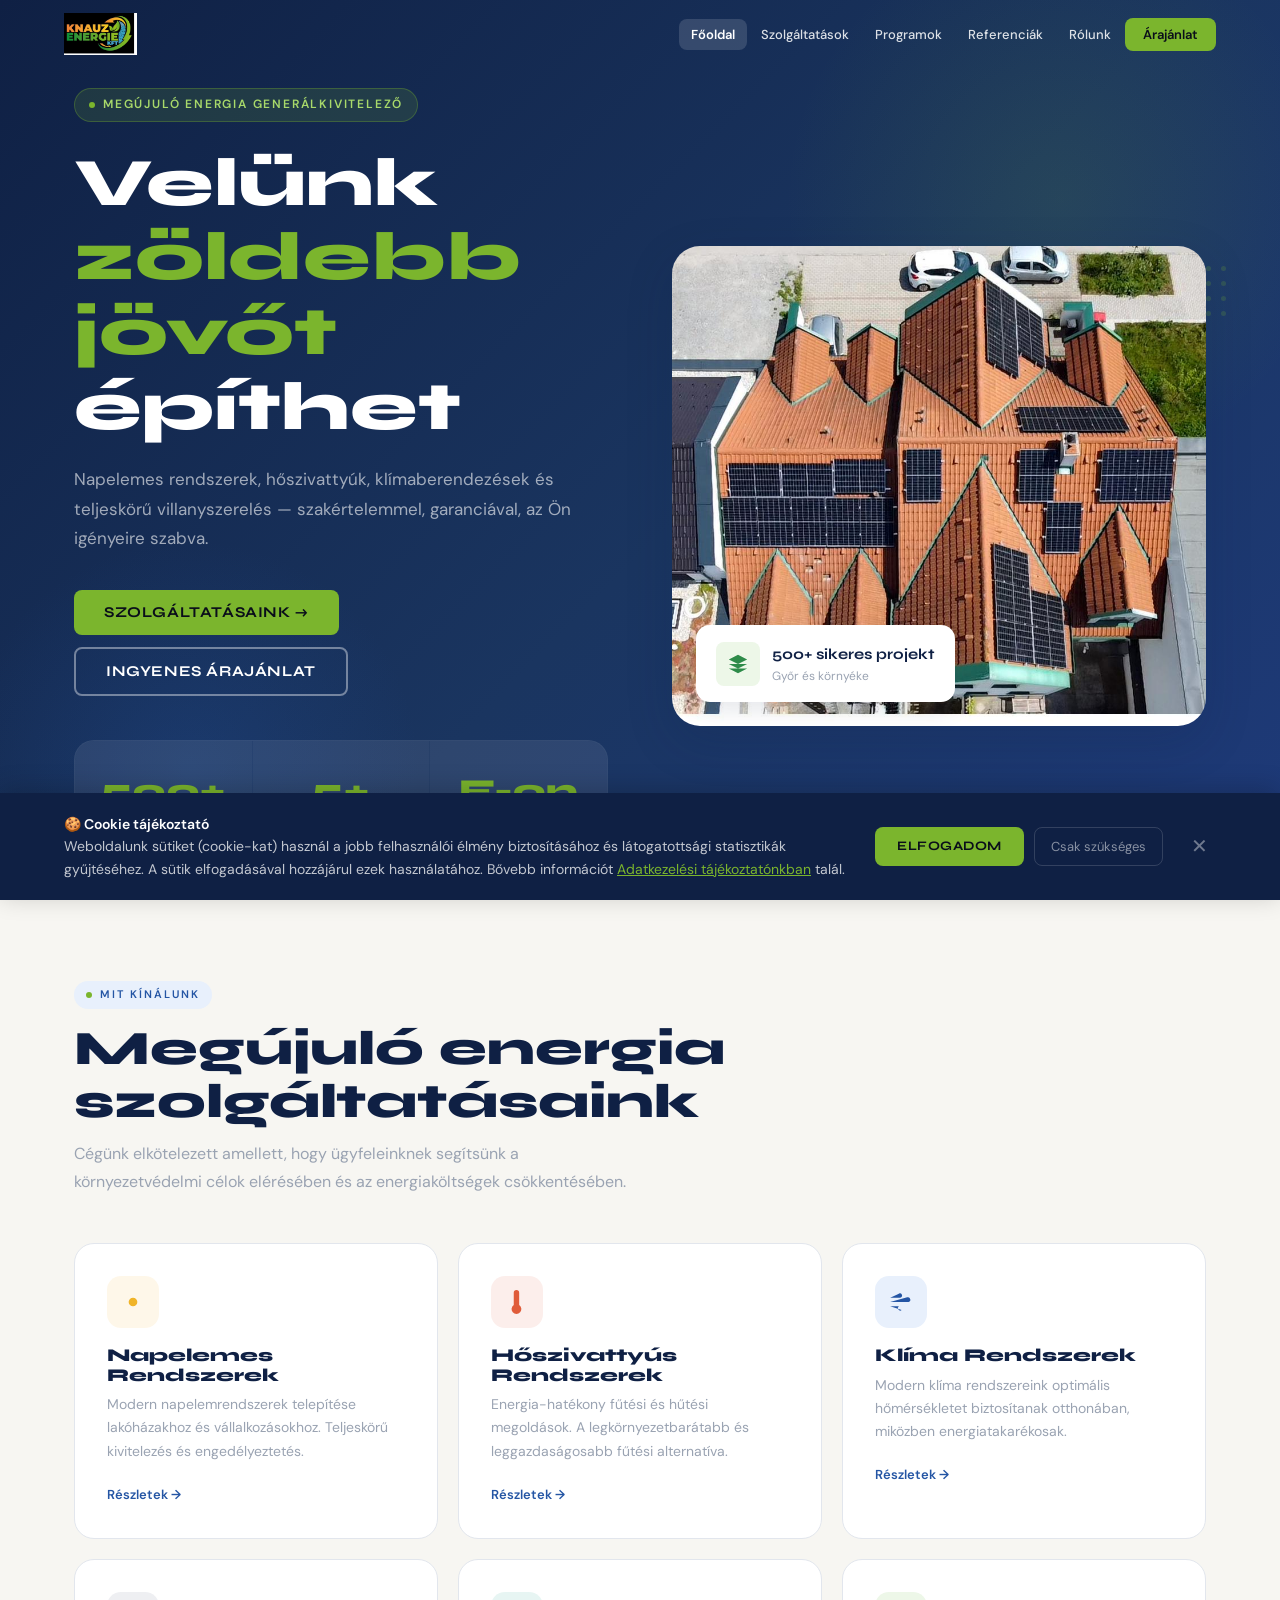
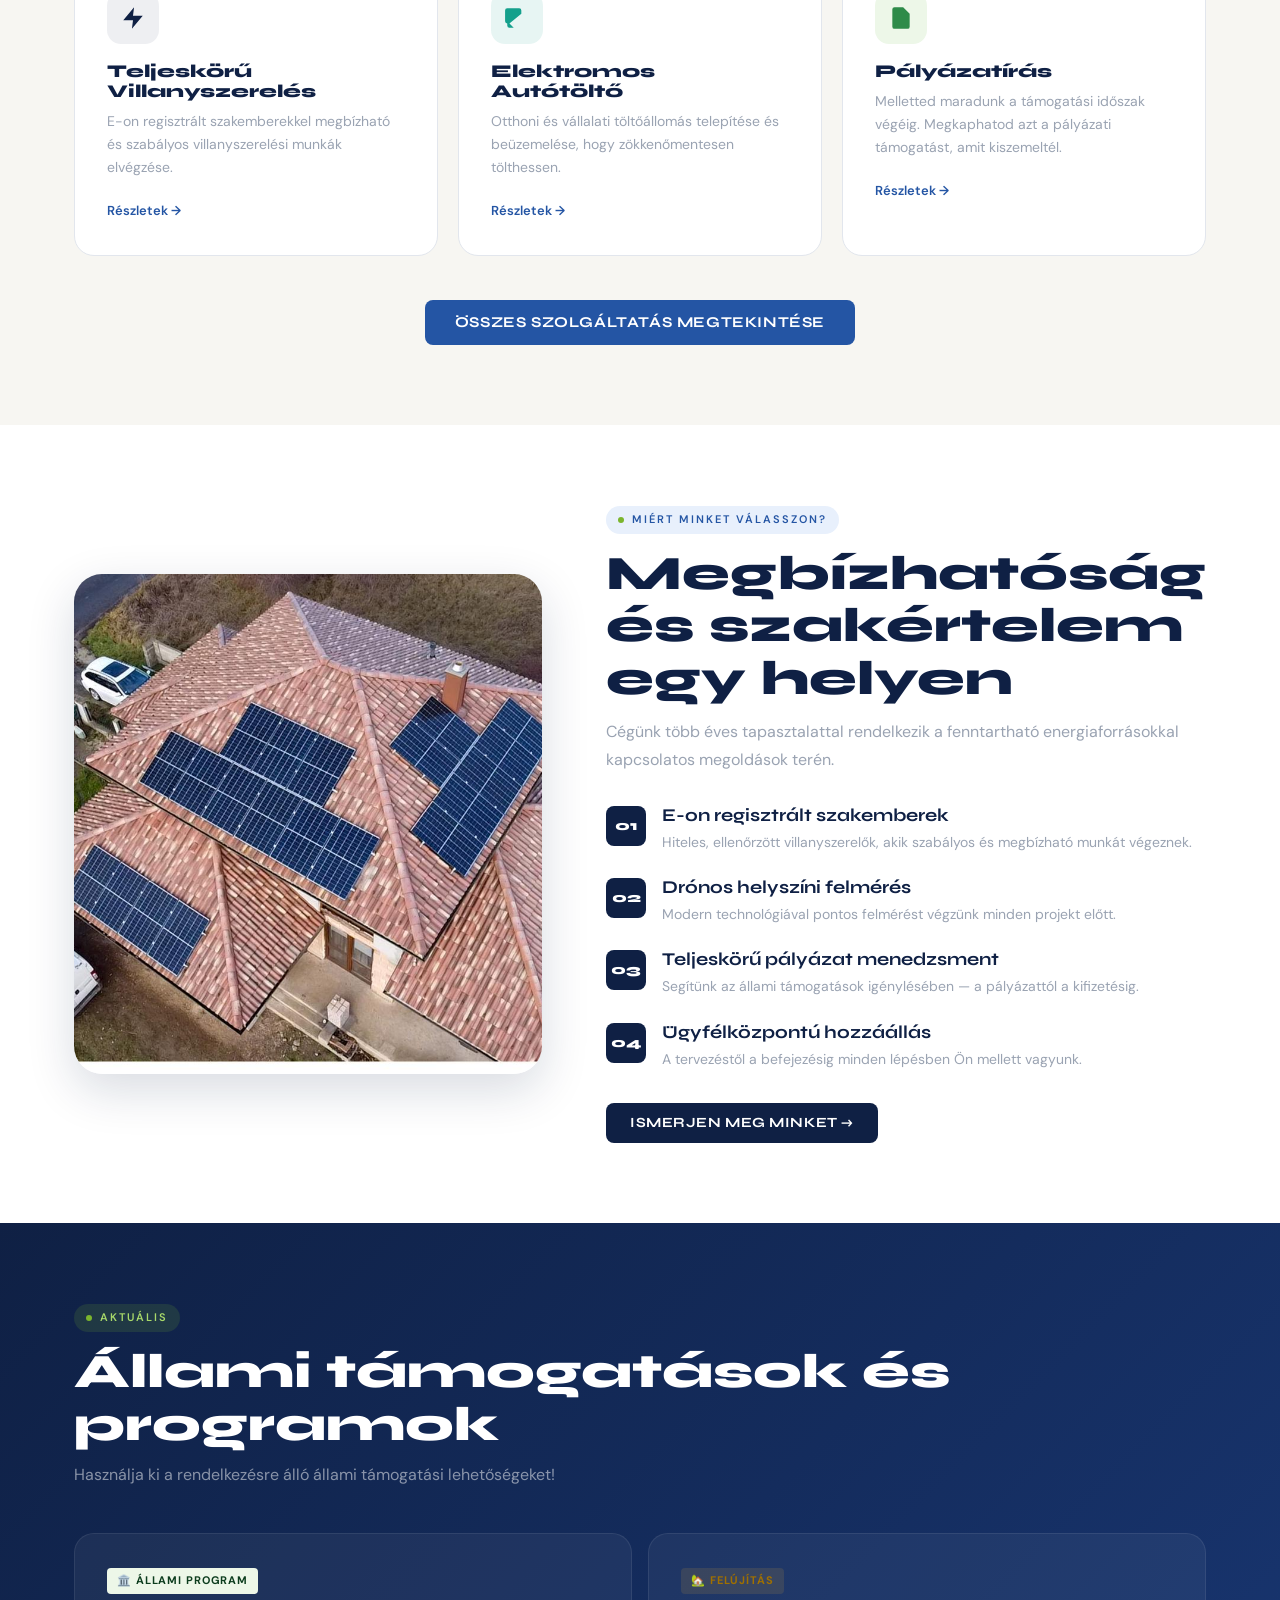
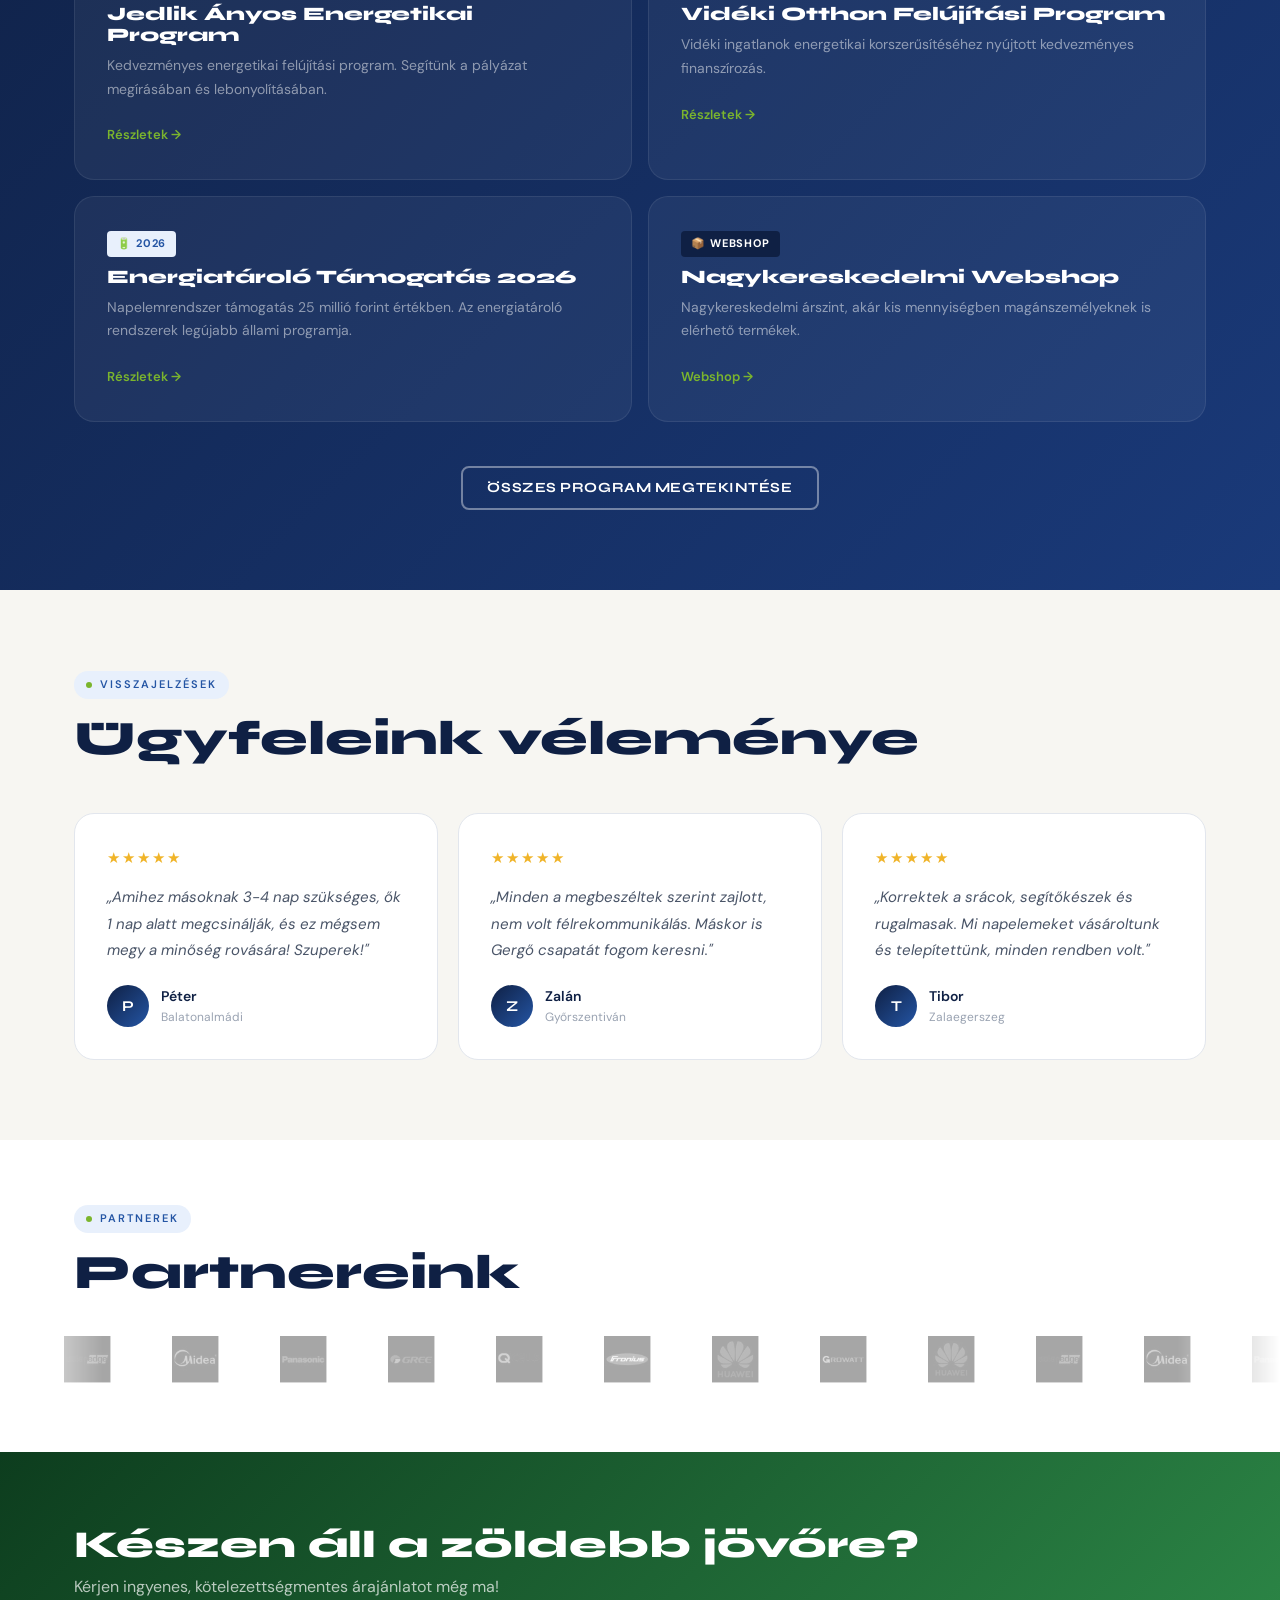
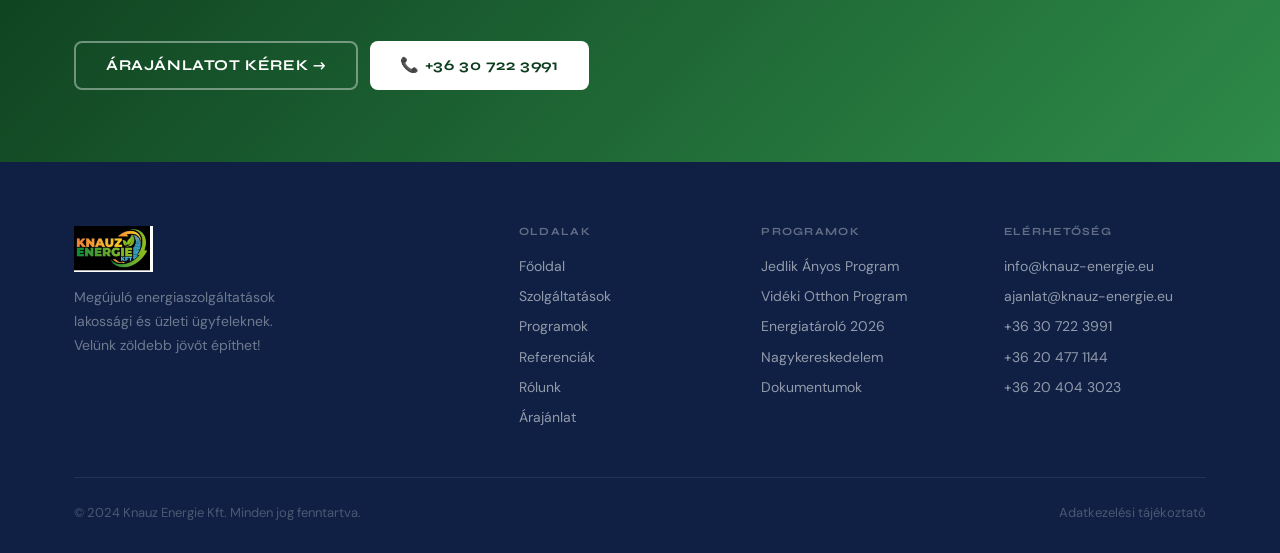
<file: index.html>
<!DOCTYPE html>
<html lang="hu">
<head>
  <meta charset="UTF-8">
  <meta name="viewport" content="width=device-width, initial-scale=1">
  <title>Knauz Energie Kft – Megújuló Energia Szakértők</title>
  <meta name="description" content="Megújuló energiaszolgáltatások lakossági és üzleti ügyfeleknek. Napelemes rendszerek, hőszivattyús rendszerek, teljeskörű villanyszerelés.">
  <link rel="icon" href="logo.png">
  <link rel="stylesheet" href="style.css">
  <style>
    /* ── HERO ── */
    .hero {
      min-height: 100vh;
      background: linear-gradient(135deg, var(--navy) 0%, var(--navy-mid) 55%, #1e3a7a 100%);
      display: flex; align-items: center;
      position: relative; overflow: hidden;
      padding-top: 72px;
    }
    .hero::before {
      content: '';
      position: absolute; top: -100px; right: -80px;
      width: 600px; height: 600px;
      background: radial-gradient(circle, rgba(123,181,45,0.12), transparent 65%);
      border-radius: 50%;
    }
    .hero::after {
      content: '';
      position: absolute; bottom: -120px; left: -60px;
      width: 500px; height: 500px;
      background: radial-gradient(circle, rgba(36,85,164,0.25), transparent 65%);
      border-radius: 50%;
    }
    .hero-grid {
      display: grid; grid-template-columns: 1fr 1fr;
      gap: 64px; align-items: center;
      position: relative; z-index: 1;
    }
    .hero-tag {
      display: inline-flex; align-items: center; gap: 8px;
      background: rgba(123,181,45,0.15); border: 1px solid rgba(123,181,45,0.3);
      color: #a8d96a; font-size: 12px; font-weight: 600;
      letter-spacing: 0.15em; text-transform: uppercase;
      padding: 6px 14px; border-radius: 30px; margin-bottom: 24px;
    }
    .hero-tag::before { content:''; width:6px; height:6px; background: var(--green-lime); border-radius:50%; }
    .hero h1 { color: white; font-size: clamp(38px, 5.5vw, 68px); margin-bottom: 20px; }
    .hero h1 em { color: var(--green-lime); font-style: normal; }
    .hero-sub { font-size: 17px; color: rgba(255,255,255,0.6); line-height: 1.75; margin-bottom: 36px; }
    .hero-btns { display: flex; gap: 12px; flex-wrap: wrap; }
    .hero-stats {
      display: grid; grid-template-columns: repeat(3, 1fr);
      gap: 1px; background: rgba(255,255,255,0.06);
      border: 1px solid rgba(255,255,255,0.06);
      border-radius: var(--r-lg); overflow: hidden; margin-top: 44px;
    }
    .stat-box {
      background: rgba(255,255,255,0.03);
      padding: 24px 20px; text-align: center;
    }
    .stat-num { font-family: var(--font-head); font-size: 32px; font-weight: 800; color: var(--green-lime); }
    .stat-lbl { font-size: 12px; color: rgba(255,255,255,0.4); margin-top: 4px; }
    .hero-img-wrap {
      position: relative; border-radius: var(--r-xl);
      overflow: hidden; box-shadow: var(--shadow-lg);
    }
    .hero-img-wrap img { width: 100%; height: 480px; object-fit: cover; }
    .hero-img-badge {
      position: absolute; bottom: 24px; left: 24px;
      background: white; border-radius: var(--r-md);
      padding: 16px 20px; box-shadow: var(--shadow-md);
      display: flex; gap: 12px; align-items: center;
    }
    .hero-img-badge-icon {
      width: 44px; height: 44px;
      background: var(--green-pale); border-radius: var(--r-sm);
      display: flex; align-items: center; justify-content: center;
      flex-shrink: 0;
    }
    .hero-img-badge-icon svg { width: 22px; height: 22px; fill: var(--green); }
    .hero-img-badge strong { font-family: var(--font-head); color: var(--navy); font-size: 15px; }
    .hero-img-badge span { font-size: 12px; color: var(--gray-400); display: block; }
    /* floating dots */
    .dot-grid {
      position: absolute; top: 20px; right: -20px;
      display: grid; grid-template-columns: repeat(5,1fr); gap: 10px;
      opacity: 0.2; pointer-events: none;
    }
    .dot-grid span { width: 5px; height: 5px; background: var(--green-lime); border-radius: 50%; display:block; }

    /* ── SERVICES STRIP ── */
    .services-strip { background: var(--cream); }
    .strip-grid {
      display: grid; grid-template-columns: repeat(3, 1fr);
      gap: 20px;
    }
    .strip-card {
      background: var(--white); border-radius: var(--r-lg);
      padding: 32px; border: 1px solid var(--gray-200);
      transition: border-color 0.3s, box-shadow 0.3s, transform 0.3s;
      position: relative; overflow: hidden;
    }
    .strip-card::after {
      content: ''; position: absolute; bottom: 0; left: 0; right: 0;
      height: 3px;
      background: linear-gradient(90deg, var(--blue), var(--green-lime));
      transform: scaleX(0); transform-origin: left;
      transition: transform 0.4s;
    }
    .strip-card:hover { border-color: var(--blue); box-shadow: var(--shadow-md); transform: translateY(-4px); }
    .strip-card:hover::after { transform: scaleX(1); }
    .strip-icon {
      width: 52px; height: 52px; border-radius: var(--r-md);
      display: flex; align-items: center; justify-content: center;
      margin-bottom: 18px;
    }
    .strip-icon svg { width: 26px; height: 26px; }
    .icon-blue { background: var(--sky); }
    .icon-blue svg { fill: var(--blue); }
    .icon-green { background: var(--green-pale); }
    .icon-green svg { fill: var(--green); }
    .icon-navy { background: rgba(15,32,68,0.07); }
    .icon-navy svg { fill: var(--navy); }
    .icon-gold { background: rgba(240,180,41,0.1); }
    .icon-gold svg { fill: var(--gold); }
    .icon-coral { background: rgba(224,92,58,0.1); }
    .icon-coral svg { fill: var(--coral); }
    .icon-teal { background: rgba(20,160,140,0.1); }
    .icon-teal svg { fill: #14a08c; }
    .strip-card h3 { font-size: 18px; margin-bottom: 8px; color: var(--navy); }
    .strip-card p { font-size: 14px; color: var(--gray-400); line-height: 1.65; margin-bottom: 18px; }
    .strip-link {
      font-size: 13px; font-weight: 600; color: var(--blue);
      display: inline-flex; align-items: center; gap: 5px;
      transition: gap 0.2s;
    }
    .strip-link:hover { gap: 9px; }

    /* ── WHY US ── */
    .why-section { background: var(--white); }
    .why-grid { display: grid; grid-template-columns: 1fr 1fr; gap: 64px; align-items: center; }
    .why-img { border-radius: var(--r-xl); overflow: hidden; box-shadow: var(--shadow-lg); }
    .why-img img { width: 100%; height: 500px; object-fit: cover; }
    .why-list { display: flex; flex-direction: column; gap: 24px; margin-top: 32px; }
    .why-item { display: flex; gap: 16px; }
    .why-num {
      width: 40px; height: 40px; border-radius: var(--r-sm);
      background: var(--navy); color: white;
      font-family: var(--font-head); font-size: 14px; font-weight: 800;
      display: flex; align-items: center; justify-content: center; flex-shrink: 0;
    }
    .why-item h4 { color: var(--navy); margin-bottom: 4px; }
    .why-item p { font-size: 14px; color: var(--gray-400); }

    /* ── PROGRAMS STRIP ── */
    .programs-section {
      background: linear-gradient(135deg, var(--navy) 0%, #1a3a7a 100%);
      padding: 80px 0;
    }
    .prog-grid { display: grid; grid-template-columns: repeat(2, 1fr); gap: 16px; margin-top: 44px; }
    .prog-card {
      background: rgba(255,255,255,0.05);
      border: 1px solid rgba(255,255,255,0.08);
      border-radius: var(--r-lg); padding: 32px;
      transition: background 0.3s, border-color 0.3s;
    }
    .prog-card:hover { background: rgba(255,255,255,0.09); border-color: rgba(123,181,45,0.4); }
    .prog-card h3 { color: white; font-size: 19px; margin: 10px 0 8px; }
    .prog-card p { color: rgba(255,255,255,0.5); font-size: 14px; line-height: 1.7; margin-bottom: 20px; }
    .prog-link { color: var(--green-lime); font-size: 13px; font-weight: 600; display: inline-flex; align-items: center; gap: 5px; transition: gap 0.2s; }
    .prog-link:hover { gap: 10px; }

    /* ── TESTIMONIALS ── */
    .testi-section { background: var(--cream); }
    .testi-grid { display: grid; grid-template-columns: repeat(3, 1fr); gap: 20px; }
    .testi-card {
      background: var(--white); border-radius: var(--r-lg);
      padding: 32px; border: 1px solid var(--gray-200);
      transition: box-shadow 0.3s;
    }
    .testi-card:hover { box-shadow: var(--shadow-md); }
    .stars { color: var(--gold); letter-spacing: 2px; font-size: 15px; margin-bottom: 14px; }
    .testi-card p { font-style: italic; font-size: 15px; color: var(--gray-600); line-height: 1.75; margin-bottom: 22px; }
    .testi-author { display: flex; align-items: center; gap: 12px; }
    .testi-avatar {
      width: 42px; height: 42px; border-radius: 50%;
      background: linear-gradient(135deg, var(--navy), var(--blue));
      color: white; font-family: var(--font-head); font-weight: 700; font-size: 15px;
      display: flex; align-items: center; justify-content: center; flex-shrink: 0;
    }
    .testi-name { font-weight: 600; color: var(--navy); font-size: 14px; }
    .testi-loc { font-size: 12px; color: var(--gray-400); }

    /* ── PARTNERS ── */
    .partners-section { background: var(--white); padding: 64px 0; }
    .partners-scroll { overflow: hidden; mask-image: linear-gradient(to right, transparent, black 8%, black 92%, transparent); margin-top: 36px; }
    .partners-track { display: flex; gap: 56px; animation: scroll-left 22s linear infinite; width: max-content; }
    @keyframes scroll-left { from { transform: translateX(0); } to { transform: translateX(-50%); } }
    .partner-img { height: 52px; width: auto; object-fit: contain; filter: grayscale(1) opacity(0.35); transition: filter 0.3s; flex-shrink: 0; }
    .partner-img:hover { filter: grayscale(0) opacity(1); }

    /* ── CTA BANNER ── */
    .cta-section {
      background: linear-gradient(135deg, var(--green-deep) 0%, var(--green) 100%);
      padding: 72px 0;
    }
    .cta-inner { display: flex; align-items: center; justify-content: space-between; gap: 40px; flex-wrap: wrap; }
    .cta-inner h2 { color: white; font-size: clamp(24px, 3vw, 38px); }
    .cta-inner p { color: rgba(255,255,255,0.7); margin-top: 8px; font-size: 16px; }

    @media (max-width: 1024px) {
      .hero-grid { grid-template-columns: 1fr; }
      .hero-img-wrap { display: none; }
      .strip-grid { grid-template-columns: repeat(2, 1fr); }
      .why-grid { grid-template-columns: 1fr; }
      .prog-grid { grid-template-columns: 1fr; }
      .testi-grid { grid-template-columns: 1fr; }
    }
    @media (max-width: 640px) {
      .strip-grid { grid-template-columns: 1fr; }
      .hero-stats { grid-template-columns: 1fr; }
    }
  
    @media (max-width: 1024px) {
      .hero-grid { grid-template-columns: 1fr; }
      .hero-img-wrap { display: none; }
      .strip-grid { grid-template-columns: repeat(2, 1fr); }
      .why-grid { grid-template-columns: 1fr; }
      .prog-grid { grid-template-columns: 1fr; }
      .testi-grid { grid-template-columns: 1fr; }
    }
    @media (max-width: 600px) {
      .strip-grid { grid-template-columns: 1fr; }
      .hero-stats { grid-template-columns: 1fr; }
      .hero-btns { flex-direction: column; }
      .hero-btns .btn { width: 100%; justify-content: center; }
      .stat-box { padding: 16px; }
    }

  </style>
</head>
<body>

<!-- NAVBAR -->
<nav class="navbar dark-nav" id="navbar">
  <a href="index.html" class="nav-logo">
    <img src="logo.png" alt="Knauz Energie Kft">
  </a>
  <ul class="nav-links">
    <li><a href="index.html" class="active">Főoldal</a></li>
    <li><a href="szolgaltatasok.html">Szolgáltatások</a></li>
    <li><a href="programok.html">Programok</a></li>
    <li><a href="referencia.html">Referenciák</a></li>
    <li><a href="rolunk.html">Rólunk</a></li>
    <li><a href="arajanlatot-kerek.html" class="nav-cta">Árajánlat</a></li>
  </ul>
  <div class="hamburger" id="hamburger"><span></span><span></span><span></span></div>
</nav>
<div class="mobile-menu" id="mobileMenu">
  <a href="index.html" class="active">Főoldal</a>
  <a href="szolgaltatasok.html">Szolgáltatások</a>
  <a href="programok.html">Programok & Támogatások</a>
  <a href="referencia.html">Referenciák</a>
  <a href="rolunk.html">Rólunk / Csapat</a>
  <a href="arajanlatot-kerek.html" class="mob-cta">Árajánlatot kérek →</a>
</div>

<!-- HERO -->
<section class="hero">
  <div class="container">
    <div class="hero-grid">
      <div class="hero-content">
        <div class="hero-tag">Megújuló Energia Generálkivitelező</div>
        <h1>Velünk <em>zöldebb jövőt</em> építhet</h1>
        <p class="hero-sub">Napelemes rendszerek, hőszivattyúk, klímaberendezések és teljeskörű villanyszerelés — szakértelemmel, garanciával, az Ön igényeire szabva.</p>
        <div class="hero-btns">
          <a href="szolgaltatasok.html" class="btn btn-green btn-lg">Szolgáltatásaink →</a>
          <a href="arajanlatot-kerek.html" class="btn btn-outline-white btn-lg">Ingyenes árajánlat</a>
        </div>
        <div class="hero-stats">
          <div class="stat-box"><div class="stat-num">500+</div><div class="stat-lbl">Befejezett projekt</div></div>
          <div class="stat-box"><div class="stat-num">5+</div><div class="stat-lbl">Év tapasztalat</div></div>
          <div class="stat-box"><div class="stat-num">E-on</div><div class="stat-lbl">Regisztrált szakemberek</div></div>
        </div>
      </div>
      <div class="hero-visual" style="position:relative;">
        <div class="dot-grid">
          <span></span><span></span><span></span><span></span><span></span>
          <span></span><span></span><span></span><span></span><span></span>
          <span></span><span></span><span></span><span></span><span></span>
          <span></span><span></span><span></span><span></span><span></span>
        </div>
        <div class="hero-img-wrap">
          <img src="munkak1.jpg" alt="Napelemes referencia">
          <div class="hero-img-badge">
            <div class="hero-img-badge-icon">
              <svg viewBox="0 0 24 24"><path d="M12 2L2 7l10 5 10-5-10-5zM2 17l10 5 10-5M2 12l10 5 10-5"/></svg>
            </div>
            <div>
              <strong>500+ sikeres projekt</strong>
              <span>Győr és környéke</span>
            </div>
          </div>
        </div>
      </div>
    </div>
  </div>
</section>

<!-- SERVICES STRIP -->
<section class="section services-strip">
  <div class="container">
    <div class="section-header reveal">
      <span class="label-tag">Mit kínálunk</span>
      <h2>Megújuló energia szolgáltatásaink</h2>
      <p>Cégünk elkötelezett amellett, hogy ügyfeleinknek segítsünk a környezetvédelmi célok elérésében és az energiaköltségek csökkentésében.</p>
    </div>
    <div class="strip-grid">
      <div class="strip-card reveal reveal-delay-1">
        <div class="strip-icon icon-gold"><svg viewBox="0 0 24 24"><circle cx="12" cy="12" r="4"/><path d="M12 2v2M12 20v2M4.93 4.93l1.41 1.41M17.66 17.66l1.41 1.41M2 12h2M20 12h2M6.34 17.66l-1.41 1.41M19.07 4.93l-1.41 1.41"/></svg></div>
        <h3>Napelemes Rendszerek</h3>
        <p>Modern napelemrendszerek telepítése lakóházakhoz és vállalkozásokhoz. Teljeskörű kivitelezés és engedélyeztetés.</p>
        <a href="szolgaltatasok.html#napelem" class="strip-link">Részletek →</a>
      </div>
      <div class="strip-card reveal reveal-delay-2">
        <div class="strip-icon icon-coral"><svg viewBox="0 0 24 24"><path d="M14 14.76V3.5a2.5 2.5 0 00-5 0v11.26a4.5 4.5 0 105 0z"/></svg></div>
        <h3>Hőszivattyús Rendszerek</h3>
        <p>Energia-hatékony fűtési és hűtési megoldások. A legkörnyezetbarátabb és leggazdaságosabb fűtési alternatíva.</p>
        <a href="szolgaltatasok.html#hoszivattyu" class="strip-link">Részletek →</a>
      </div>
      <div class="strip-card reveal reveal-delay-3">
        <div class="strip-icon icon-blue"><svg viewBox="0 0 24 24"><path d="M9.59 4.59A2 2 0 1111 8H2m10.59 11.41A2 2 0 1110 16H2m15.73-8.27A2 2 0 1119 12H2"/></svg></div>
        <h3>Klíma Rendszerek</h3>
        <p>Modern klíma rendszereink optimális hőmérsékletet biztosítanak otthonában, miközben energiatakarékosak.</p>
        <a href="szolgaltatasok.html#klima" class="strip-link">Részletek →</a>
      </div>
      <div class="strip-card reveal reveal-delay-1">
        <div class="strip-icon icon-navy"><svg viewBox="0 0 24 24"><path d="M13 2L3 14h9l-1 8 10-12h-9l1-8z"/></svg></div>
        <h3>Teljeskörű Villanyszerelés</h3>
        <p>E-on regisztrált szakemberekkel megbízható és szabályos villanyszerelési munkák elvégzése.</p>
        <a href="szolgaltatasok.html#villany" class="strip-link">Részletek →</a>
      </div>
      <div class="strip-card reveal reveal-delay-2">
        <div class="strip-icon icon-teal"><svg viewBox="0 0 24 24"><path d="M5 17H3a2 2 0 01-2-2V5a2 2 0 012-2h11a2 2 0 012 2v3M9 21H5a2 2 0 01-2-2v-4m6 6h8m0 0l3-3m-3 3l3 3"/></svg></div>
        <h3>Elektromos Autótöltő</h3>
        <p>Otthoni és vállalati töltőállomás telepítése és beüzemelése, hogy zökkenőmentesen tölthessen.</p>
        <a href="szolgaltatasok.html#tolto" class="strip-link">Részletek →</a>
      </div>
      <div class="strip-card reveal reveal-delay-3">
        <div class="strip-icon icon-green"><svg viewBox="0 0 24 24"><path d="M14 2H6a2 2 0 00-2 2v16a2 2 0 002 2h12a2 2 0 002-2V8zM14 2v6h6M16 13H8M16 17H8"/></svg></div>
        <h3>Pályázatírás</h3>
        <p>Melletted maradunk a támogatási időszak végéig. Megkaphatod azt a pályázati támogatást, amit kiszemeltél.</p>
        <a href="szolgaltatasok.html#palyazat" class="strip-link">Részletek →</a>
      </div>
    </div>
    <div style="text-align:center;margin-top:44px;" class="reveal">
      <a href="szolgaltatasok.html" class="btn btn-blue btn-lg">Összes szolgáltatás megtekintése</a>
    </div>
  </div>
</section>

<!-- WHY US -->
<section class="section why-section">
  <div class="container">
    <div class="why-grid">
      <div class="why-img reveal-left">
        <img src="munkak2.jpg" alt="Knauz Energie munka közben">
      </div>
      <div class="reveal-right">
        <span class="label-tag">Miért minket válasszon?</span>
        <h2 style="margin-top:14px;">Megbízhatóság és szakértelem egy helyen</h2>
        <p style="margin-top:12px;color:var(--gray-400)">Cégünk több éves tapasztalattal rendelkezik a fenntartható energiaforrásokkal kapcsolatos megoldások terén.</p>
        <div class="why-list">
          <div class="why-item">
            <div class="why-num">01</div>
            <div><h4>E-on regisztrált szakemberek</h4><p>Hiteles, ellenőrzött villanyszerelők, akik szabályos és megbízható munkát végeznek.</p></div>
          </div>
          <div class="why-item">
            <div class="why-num">02</div>
            <div><h4>Drónos helyszíni felmérés</h4><p>Modern technológiával pontos felmérést végzünk minden projekt előtt.</p></div>
          </div>
          <div class="why-item">
            <div class="why-num">03</div>
            <div><h4>Teljeskörű pályázat menedzsment</h4><p>Segítünk az állami támogatások igénylésében — a pályázattól a kifizetésig.</p></div>
          </div>
          <div class="why-item">
            <div class="why-num">04</div>
            <div><h4>Ügyfélközpontú hozzáállás</h4><p>A tervezéstől a befejezésig minden lépésben Ön mellett vagyunk.</p></div>
          </div>
        </div>
        <a href="rolunk.html" class="btn btn-navy" style="margin-top:32px;">Ismerjen meg minket →</a>
      </div>
    </div>
  </div>
</section>

<!-- PROGRAMS -->
<section class="programs-section">
  <div class="container">
    <div class="reveal">
      <span class="label-tag" style="background:rgba(123,181,45,0.15);color:#a8d96a;">Aktuális</span>
      <h2 style="color:white;margin-top:14px;">Állami támogatások és programok</h2>
      <p style="color:rgba(255,255,255,0.5);margin-top:10px;">Használja ki a rendelkezésre álló állami támogatási lehetőségeket!</p>
    </div>
    <div class="prog-grid">
      <div class="prog-card reveal reveal-delay-1">
        <span class="badge badge-green">🏛️ Állami program</span>
        <h3>Jedlik Ányos Energetikai Program</h3>
        <p>Kedvezményes energetikai felújítási program. Segítünk a pályázat megírásában és lebonyolításában.</p>
        <a href="programok.html#jedlik" class="prog-link">Részletek →</a>
      </div>
      <div class="prog-card reveal reveal-delay-2">
        <span class="badge badge-gold">🏡 Felújítás</span>
        <h3>Vidéki Otthon Felújítási Program</h3>
        <p>Vidéki ingatlanok energetikai korszerűsítéséhez nyújtott kedvezményes finanszírozás.</p>
        <a href="programok.html#videki" class="prog-link">Részletek →</a>
      </div>
      <div class="prog-card reveal reveal-delay-3">
        <span class="badge badge-blue">🔋 2026</span>
        <h3>Energiatároló Támogatás 2026</h3>
        <p>Napelemrendszer támogatás 25 millió forint értékben. Az energiatároló rendszerek legújabb állami programja.</p>
        <a href="programok.html#energiatarolo" class="prog-link">Részletek →</a>
      </div>
      <div class="prog-card reveal reveal-delay-4">
        <span class="badge badge-navy">📦 Webshop</span>
        <h3>Nagykereskedelmi Webshop</h3>
        <p>Nagykereskedelmi árszint, akár kis mennyiségben magánszemélyeknek is elérhető termékek.</p>
        <a href="https://webshop-knauz-energie.unas.hu/" target="_blank" class="prog-link">Webshop →</a>
      </div>
    </div>
    <div style="text-align:center;margin-top:44px;" class="reveal">
      <a href="programok.html" class="btn btn-outline-white">Összes program megtekintése</a>
    </div>
  </div>
</section>

<!-- TESTIMONIALS -->
<section class="section testi-section">
  <div class="container">
    <div class="section-header reveal">
      <span class="label-tag">Visszajelzések</span>
      <h2>Ügyfeleink véleménye</h2>
    </div>
    <div class="testi-grid">
      <div class="testi-card reveal reveal-delay-1">
        <div class="stars">★★★★★</div>
        <p>„Amihez másoknak 3-4 nap szükséges, ők 1 nap alatt megcsinálják, és ez mégsem megy a minőség rovására! Szuperek!"</p>
        <div class="testi-author">
          <div class="testi-avatar">P</div>
          <div><div class="testi-name">Péter</div><div class="testi-loc">Balatonalmádi</div></div>
        </div>
      </div>
      <div class="testi-card reveal reveal-delay-2">
        <div class="stars">★★★★★</div>
        <p>„Minden a megbeszéltek szerint zajlott, nem volt félrekommunikálás. Máskor is Gergő csapatát fogom keresni."</p>
        <div class="testi-author">
          <div class="testi-avatar">Z</div>
          <div><div class="testi-name">Zalán</div><div class="testi-loc">Győrszentiván</div></div>
        </div>
      </div>
      <div class="testi-card reveal reveal-delay-3">
        <div class="stars">★★★★★</div>
        <p>„Korrektek a srácok, segítőkészek és rugalmasak. Mi napelemeket vásároltunk és telepítettünk, minden rendben volt."</p>
        <div class="testi-author">
          <div class="testi-avatar">T</div>
          <div><div class="testi-name">Tibor</div><div class="testi-loc">Zalaegerszeg</div></div>
        </div>
      </div>
    </div>
  </div>
</section>

<!-- PARTNERS -->
<section class="partners-section">
  <div class="container">
    <div class="section-header reveal" style="margin-bottom:0;">
      <span class="label-tag">Partnerek</span>
      <h2>Partnereink</h2>
    </div>
  </div>
  <div class="partners-scroll" style="padding:0 5vw;">
    <div class="partners-track">
      <img class="partner-img" src="partner_10.png" alt="Partner">
      <img class="partner-img" src="partner_11.png" alt="Partner">
      <img class="partner-img" src="partner_12.png" alt="Partner">
      <img class="partner-img" src="partner_13.png" alt="Partner">
      <img class="partner-img" src="partner_5.png" alt="Partner">
      <img class="partner-img" src="partner_7.png" alt="Partner">
      <img class="partner-img" src="partner_81.png" alt="Partner">
      <img class="partner-img" src="partner_91.png" alt="Partner">
      <img class="partner-img" src="partner_huawei.png" alt="Huawei">
      <img class="partner-img" src="partner_10.png" alt="Partner">
      <img class="partner-img" src="partner_11.png" alt="Partner">
      <img class="partner-img" src="partner_12.png" alt="Partner">
      <img class="partner-img" src="partner_13.png" alt="Partner">
      <img class="partner-img" src="partner_5.png" alt="Partner">
      <img class="partner-img" src="partner_7.png" alt="Partner">
      <img class="partner-img" src="partner_81.png" alt="Partner">
      <img class="partner-img" src="partner_91.png" alt="Partner">
      <img class="partner-img" src="partner_huawei.png" alt="Huawei">
    </div>
  </div>
</section>

<!-- CTA -->
<section class="cta-section">
  <div class="container">
    <div class="cta-inner">
      <div class="reveal">
        <h2>Készen áll a zöldebb jövőre?</h2>
        <p>Kérjen ingyenes, kötelezettségmentes árajánlatot még ma!</p>
      </div>
      <div class="reveal reveal-delay-2" style="display:flex;gap:12px;flex-wrap:wrap;">
        <a href="arajanlatot-kerek.html" class="btn btn-outline-white btn-lg">Árajánlatot kérek →</a>
        <a href="tel:+36307223991" class="btn btn-lg" style="background:white;color:var(--green-deep);">📞 +36 30 722 3991</a>
      </div>
    </div>
  </div>
</section>

<!-- FOOTER -->
<footer class="footer">
  <div class="container">
    <div class="footer-grid">
      <div class="footer-brand">
        <img src="logo.png" alt="Knauz Energie Kft">
        <p>Megújuló energiaszolgáltatások lakossági és üzleti ügyfeleknek. Velünk zöldebb jövőt építhet!</p>
      </div>
      <div class="footer-col">
        <h4>Oldalak</h4>
        <a href="index.html">Főoldal</a>
        <a href="szolgaltatasok.html">Szolgáltatások</a>
        <a href="programok.html">Programok</a>
        <a href="referencia.html">Referenciák</a>
        <a href="rolunk.html">Rólunk</a>
        <a href="arajanlatot-kerek.html">Árajánlat</a>
      </div>
      <div class="footer-col">
        <h4>Programok</h4>
        <a href="programok.html#jedlik">Jedlik Ányos Program</a>
        <a href="programok.html#videki">Vidéki Otthon Program</a>
        <a href="programok.html#energiatarolo">Energiatároló 2026</a>
        <a href="https://webshop-knauz-energie.unas.hu/" target="_blank">Nagykereskedelem</a>
        <a href="https://www.knauz-energie.hu/dokumentumok/">Dokumentumok</a>
      </div>
      <div class="footer-col">
        <h4>Elérhetőség</h4>
        <a href="mailto:info@knauz-energie.hu">info@knauz-energie.eu</a>
        <a href="mailto:ajanlat@knauz-energie.hu">ajanlat@knauz-energie.eu</a>
        <a href="tel:+36307223991">+36 30 722 3991</a>
        <a href="tel:+36204771144">+36 20 477 1144</a>
        <a href="tel:+36204043023">+36 20 404 3023</a>
      </div>
    </div>
    <div class="footer-bottom">
      <p>© 2024 Knauz Energie Kft. Minden jog fenntartva.</p>
      <a href="https://www.knauz-energie.hu/adatkezelesi-tajekoztato/">Adatkezelési tájékoztató</a>
    </div>
  </div>
</footer>

<script src="main.js"></script>

<!-- ─── COOKIE BANNER ─── -->
<div class="cookie-banner" id="cookieBanner" role="dialog" aria-label="Cookie tájékoztató">
  <div class="cookie-text">
    <p><strong>🍪 Cookie tájékoztató</strong><br>
    Weboldalunk sütiket (cookie-kat) használ a jobb felhasználói élmény biztosításához és látogatottsági statisztikák gyűjtéséhez. A sütik elfogadásával hozzájárul ezek használatához. Bővebb információt <a href="https://www.knauz-energie.hu/adatkezelesi-tajekoztato/" target="_blank">Adatkezelési tájékoztatónkban</a> talál.</p>
  </div>
  <div class="cookie-btns">
    <button class="cookie-accept" id="cookieAccept">Elfogadom</button>
    <button class="cookie-decline" id="cookieDecline">Csak szükséges</button>
  </div>
  <button class="cookie-close" id="cookieClose" aria-label="Bezár">✕</button>
</div>
</body>
</html>
</file>
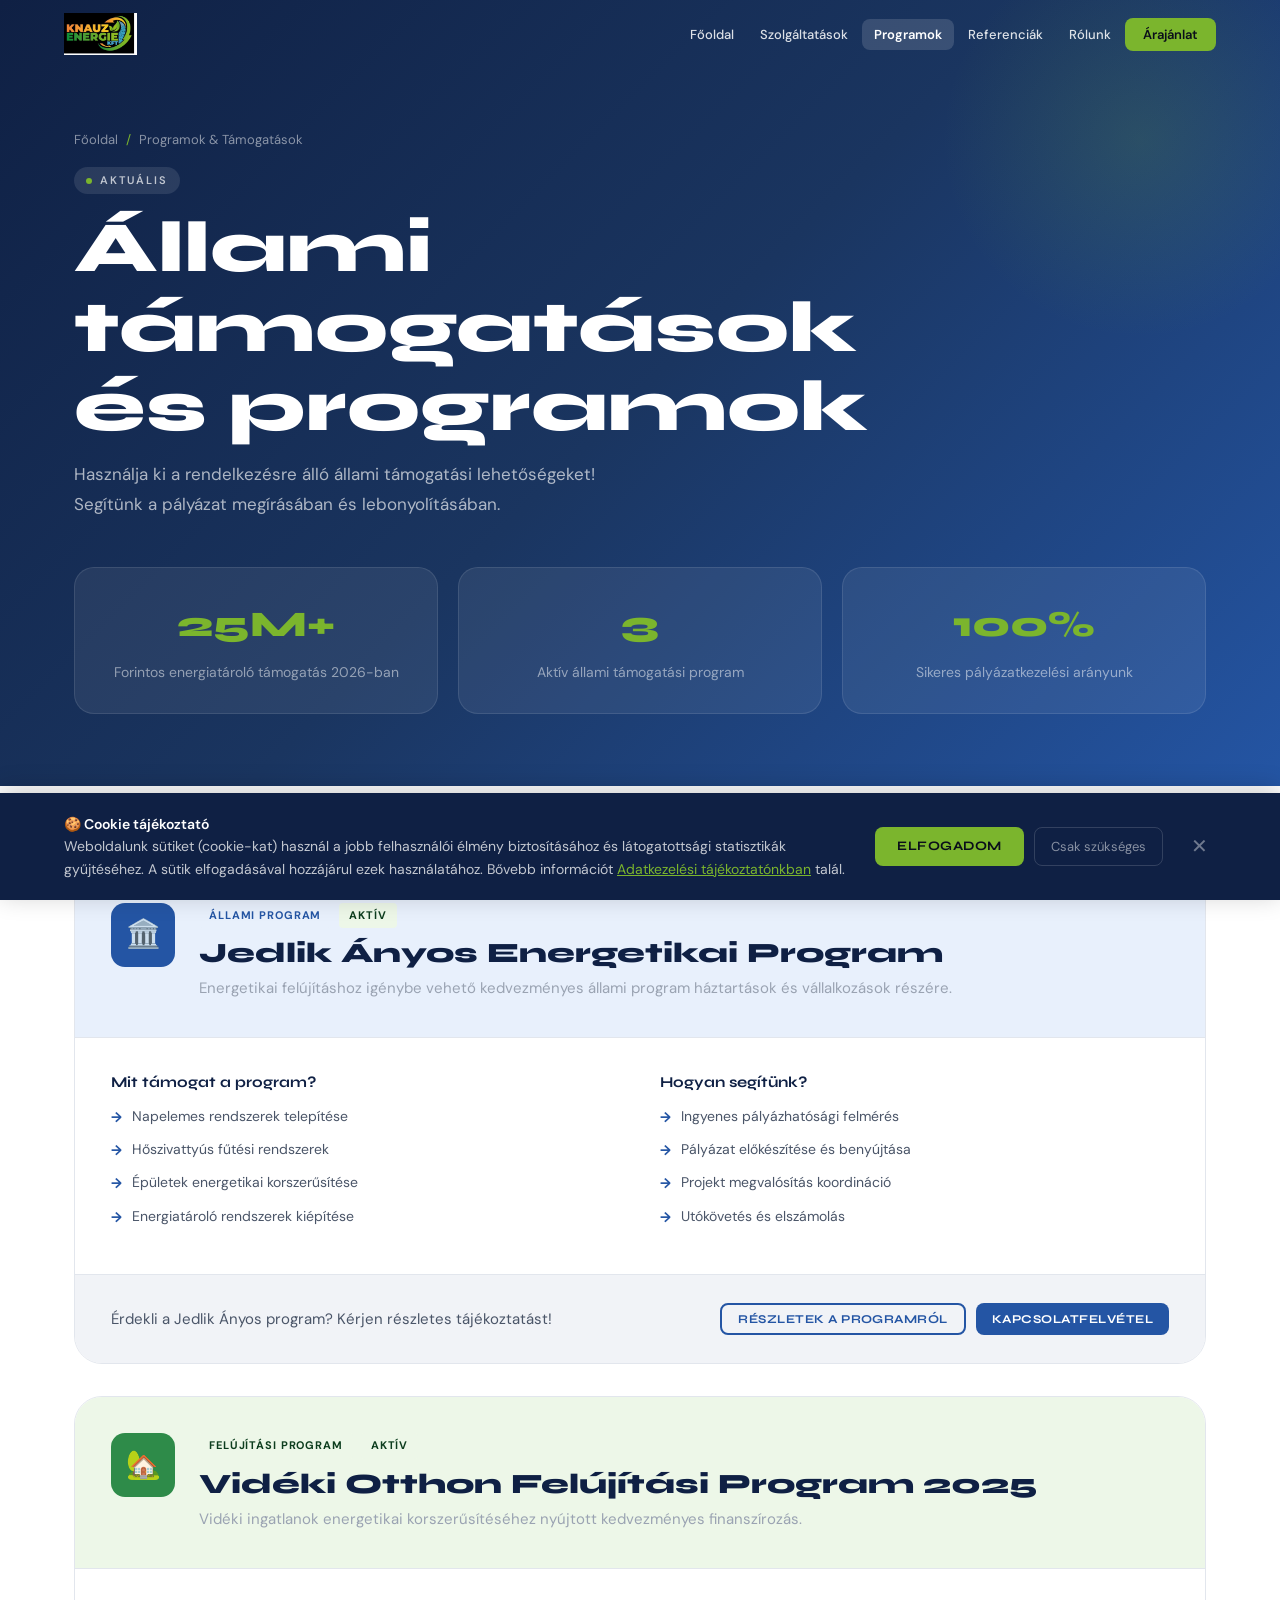
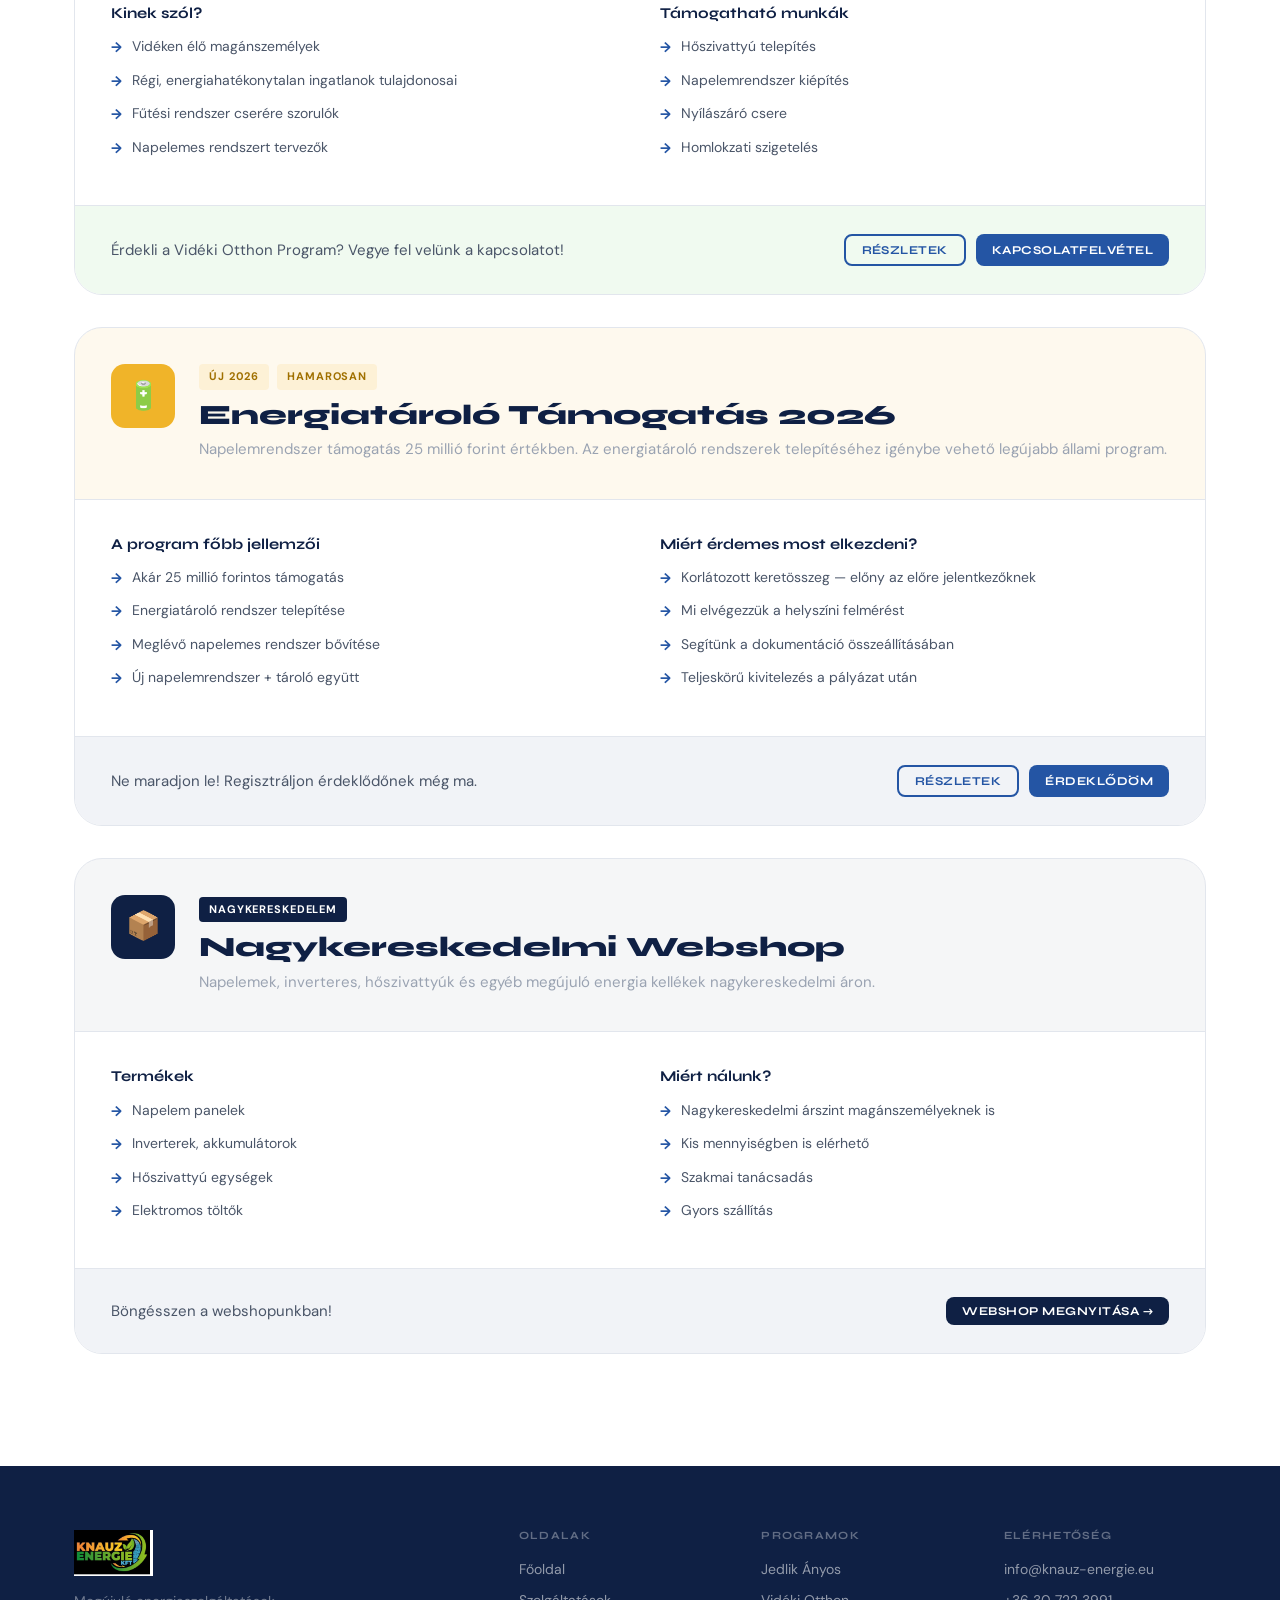
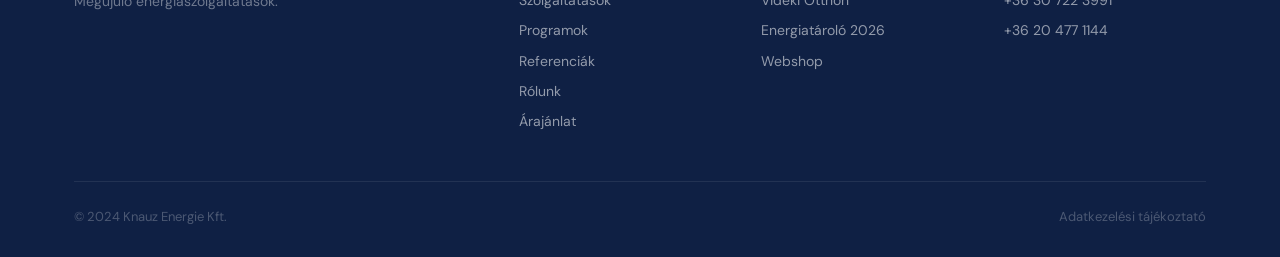
<file: programok.html>
<!DOCTYPE html>
<html lang="hu">
<head>
  <meta charset="UTF-8"><meta name="viewport" content="width=device-width, initial-scale=1">
  <title>Programok & Támogatások – Knauz Energie Kft</title>
  <link rel="icon" href="logo.png">
  <link rel="stylesheet" href="style.css">
  <style>
    .prog-hero-cards { display: grid; grid-template-columns: repeat(3,1fr); gap: 20px; margin-top: 48px; }
    .prog-stat-card { background: rgba(255,255,255,0.07); border: 1px solid rgba(255,255,255,0.1); border-radius: var(--r-lg); padding: 28px; text-align: center; }
    .prog-stat-card .num { font-family: var(--font-head); font-size: 36px; font-weight: 800; color: var(--green-lime); }
    .prog-stat-card p { color: rgba(255,255,255,0.5); font-size: 14px; margin-top: 6px; }

    .prog-detail { background: var(--white); border-radius: var(--r-xl); border: 1px solid var(--gray-200); overflow: hidden; margin-bottom: 32px; }
    .prog-detail-header { display: flex; gap: 24px; align-items: flex-start; padding: 36px; background: var(--sky); border-bottom: 1px solid var(--gray-200); }
    .prog-detail-icon { width: 64px; height: 64px; border-radius: var(--r-md); background: var(--blue); display: flex; align-items: center; justify-content: center; font-size: 28px; flex-shrink:0; }
    .prog-detail-header h2 { font-size: clamp(20px,2.5vw,28px); color: var(--navy); margin-bottom: 6px; }
    .prog-detail-header p { color: var(--gray-400); font-size: 15px; }
    .prog-detail-body { padding: 36px; display: grid; grid-template-columns: 1fr 1fr; gap: 40px; }
    .prog-list h4 { color: var(--navy); margin-bottom: 14px; font-size: 15px; }
    .prog-list li { display: flex; align-items: flex-start; gap: 10px; font-size: 14px; color: var(--gray-600); margin-bottom: 10px; }
    .prog-list li::before { content: '→'; color: var(--blue); font-weight: 700; flex-shrink:0; margin-top:1px; }
    .prog-detail-cta { padding: 28px 36px; background: var(--gray-100); border-top: 1px solid var(--gray-200); display: flex; align-items: center; justify-content: space-between; flex-wrap: wrap; gap: 16px; }
    .prog-detail-cta p { font-size: 15px; color: var(--gray-600); }
    @media(max-width:768px){ .prog-detail-body{grid-template-columns:1fr;} .prog-hero-cards{grid-template-columns:1fr;} }
  
    @media (max-width: 768px) {
      .prog-detail-body { grid-template-columns: 1fr; }
      .prog-hero-cards { grid-template-columns: 1fr; }
      .prog-detail-header { flex-direction: column; gap: 16px; }
      .prog-detail-cta { flex-direction: column; align-items: flex-start; }
    }

  </style>
</head>
<body>
<nav class="navbar dark-nav" id="navbar">
  <a href="index.html" class="nav-logo"><img src="logo.png" alt="Knauz Energie Kft"></a>
  <ul class="nav-links">
    <li><a href="index.html">Főoldal</a></li><li><a href="szolgaltatasok.html">Szolgáltatások</a></li>
    <li><a href="programok.html" class="active">Programok</a></li><li><a href="referencia.html">Referenciák</a></li>
    <li><a href="rolunk.html">Rólunk</a></li><li><a href="arajanlatot-kerek.html" class="nav-cta">Árajánlat</a></li>
  </ul>
  <div class="hamburger" id="hamburger"><span></span><span></span><span></span></div>
</nav>
<div class="mobile-menu" id="mobileMenu">
  <a href="index.html">Főoldal</a><a href="szolgaltatasok.html">Szolgáltatások</a>
  <a href="programok.html" class="active">Programok</a><a href="referencia.html">Referenciák</a>
  <a href="rolunk.html">Rólunk</a><a href="arajanlatot-kerek.html" class="mob-cta">Árajánlatot kérek →</a>
</div>

<div class="page-hero">
  <div class="container">
    <div class="breadcrumb"><a href="index.html">Főoldal</a><span>/</span>Programok & Támogatások</div>
    <span class="label-tag" style="margin-top:16px;background:rgba(255,255,255,0.1);color:rgba(255,255,255,0.7);">Aktuális</span>
    <h1>Állami támogatások<br>és programok</h1>
    <p>Használja ki a rendelkezésre álló állami támogatási lehetőségeket! Segítünk a pályázat megírásában és lebonyolításában.</p>
    <div class="prog-hero-cards">
      <div class="prog-stat-card reveal"><div class="num">25M+</div><p>Forintos energiatároló támogatás 2026-ban</p></div>
      <div class="prog-stat-card reveal reveal-delay-2"><div class="num">3</div><p>Aktív állami támogatási program</p></div>
      <div class="prog-stat-card reveal reveal-delay-3"><div class="num">100%</div><p>Sikeres pályázatkezelési arányunk</p></div>
    </div>
  </div>
</div>

<section class="section">
  <div class="container">

    <div class="prog-detail reveal" id="jedlik">
      <div class="prog-detail-header">
        <div class="prog-detail-icon">🏛️</div>
        <div>
          <div style="display:flex;gap:8px;flex-wrap:wrap;margin-bottom:10px;"><span class="badge badge-blue">Állami program</span><span class="badge badge-green">Aktív</span></div>
          <h2>Jedlik Ányos Energetikai Program</h2>
          <p>Energetikai felújításhoz igénybe vehető kedvezményes állami program háztartások és vállalkozások részére.</p>
        </div>
      </div>
      <div class="prog-detail-body">
        <div class="prog-list">
          <h4>Mit támogat a program?</h4>
          <ul>
            <li>Napelemes rendszerek telepítése</li>
            <li>Hőszivattyús fűtési rendszerek</li>
            <li>Épületek energetikai korszerűsítése</li>
            <li>Energiatároló rendszerek kiépítése</li>
          </ul>
        </div>
        <div class="prog-list">
          <h4>Hogyan segítünk?</h4>
          <ul>
            <li>Ingyenes pályázhatósági felmérés</li>
            <li>Pályázat előkészítése és benyújtása</li>
            <li>Projekt megvalósítás koordináció</li>
            <li>Utókövetés és elszámolás</li>
          </ul>
        </div>
      </div>
      <div class="prog-detail-cta">
        <p>Érdekli a Jedlik Ányos program? Kérjen részletes tájékoztatást!</p>
        <div style="display:flex;gap:10px;flex-wrap:wrap;">
          <a href="https://www.knauz-energie.hu/elementor-1193/" target="_blank" class="btn btn-outline-blue btn-sm">Részletek a programról</a>
          <a href="arajanlatot-kerek.html" class="btn btn-blue btn-sm">Kapcsolatfelvétel</a>
        </div>
      </div>
    </div>

    <div class="prog-detail reveal" id="videki">
      <div class="prog-detail-header" style="background:var(--green-pale);">
        <div class="prog-detail-icon" style="background:var(--green);">🏡</div>
        <div>
          <div style="display:flex;gap:8px;flex-wrap:wrap;margin-bottom:10px;"><span class="badge badge-green">Felújítási program</span><span class="badge badge-green">Aktív</span></div>
          <h2>Vidéki Otthon Felújítási Program 2025</h2>
          <p>Vidéki ingatlanok energetikai korszerűsítéséhez nyújtott kedvezményes finanszírozás.</p>
        </div>
      </div>
      <div class="prog-detail-body">
        <div class="prog-list">
          <h4>Kinek szól?</h4>
          <ul>
            <li>Vidéken élő magánszemélyek</li>
            <li>Régi, energiahatékonytalan ingatlanok tulajdonosai</li>
            <li>Fűtési rendszer cserére szorulók</li>
            <li>Napelemes rendszert tervezők</li>
          </ul>
        </div>
        <div class="prog-list">
          <h4>Támogatható munkák</h4>
          <ul>
            <li>Hőszivattyú telepítés</li>
            <li>Napelemrendszer kiépítés</li>
            <li>Nyílászáró csere</li>
            <li>Homlokzati szigetelés</li>
          </ul>
        </div>
      </div>
      <div class="prog-detail-cta" style="background:#f0faf0;">
        <p>Érdekli a Vidéki Otthon Program? Vegye fel velünk a kapcsolatot!</p>
        <div style="display:flex;gap:10px;flex-wrap:wrap;">
          <a href="https://www.knauz-energie.hu/2025-videki-program-33/" target="_blank" class="btn btn-outline-blue btn-sm">Részletek</a>
          <a href="arajanlatot-kerek.html" class="btn btn-blue btn-sm">Kapcsolatfelvétel</a>
        </div>
      </div>
    </div>

    <div class="prog-detail reveal" id="energiatarolo">
      <div class="prog-detail-header" style="background:rgba(240,180,41,0.08);">
        <div class="prog-detail-icon" style="background:var(--gold);">🔋</div>
        <div>
          <div style="display:flex;gap:8px;flex-wrap:wrap;margin-bottom:10px;"><span class="badge badge-gold">Új 2026</span><span class="badge badge-gold">Hamarosan</span></div>
          <h2>Energiatároló Támogatás 2026</h2>
          <p>Napelemrendszer támogatás 25 millió forint értékben. Az energiatároló rendszerek telepítéséhez igénybe vehető legújabb állami program.</p>
        </div>
      </div>
      <div class="prog-detail-body">
        <div class="prog-list">
          <h4>A program főbb jellemzői</h4>
          <ul>
            <li>Akár 25 millió forintos támogatás</li>
            <li>Energiatároló rendszer telepítése</li>
            <li>Meglévő napelemes rendszer bővítése</li>
            <li>Új napelemrendszer + tároló együtt</li>
          </ul>
        </div>
        <div class="prog-list">
          <h4>Miért érdemes most elkezdeni?</h4>
          <ul>
            <li>Korlátozott keretösszeg — előny az előre jelentkezőknek</li>
            <li>Mi elvégezzük a helyszíni felmérést</li>
            <li>Segítünk a dokumentáció összeállításában</li>
            <li>Teljeskörű kivitelezés a pályázat után</li>
          </ul>
        </div>
      </div>
      <div class="prog-detail-cta">
        <p>Ne maradjon le! Regisztráljon érdeklődőnek még ma.</p>
        <div style="display:flex;gap:10px;flex-wrap:wrap;">
          <a href="https://www.knauz-energie.hu/napelemrendszer-tamogatas-25-millio-forint-ertekben-2026/" target="_blank" class="btn btn-outline-blue btn-sm">Részletek</a>
          <a href="arajanlatot-kerek.html" class="btn btn-blue btn-sm">Érdeklődöm</a>
        </div>
      </div>
    </div>

    <div class="prog-detail reveal">
      <div class="prog-detail-header" style="background:rgba(15,32,68,0.04);">
        <div class="prog-detail-icon" style="background:var(--navy);">📦</div>
        <div>
          <div style="margin-bottom:10px;"><span class="badge badge-navy">Nagykereskedelem</span></div>
          <h2>Nagykereskedelmi Webshop</h2>
          <p>Napelemek, inverteres, hőszivattyúk és egyéb megújuló energia kellékek nagykereskedelmi áron.</p>
        </div>
      </div>
      <div class="prog-detail-body">
        <div class="prog-list">
          <h4>Termékek</h4>
          <ul><li>Napelem panelek</li><li>Inverterek, akkumulátorok</li><li>Hőszivattyú egységek</li><li>Elektromos töltők</li></ul>
        </div>
        <div class="prog-list">
          <h4>Miért nálunk?</h4>
          <ul><li>Nagykereskedelmi árszint magánszemélyeknek is</li><li>Kis mennyiségben is elérhető</li><li>Szakmai tanácsadás</li><li>Gyors szállítás</li></ul>
        </div>
      </div>
      <div class="prog-detail-cta">
        <p>Böngésszen a webshopunkban!</p>
        <a href="https://webshop-knauz-energie.unas.hu/" target="_blank" class="btn btn-navy btn-sm">Webshop megnyitása →</a>
      </div>
    </div>

  </div>
</section>

<footer class="footer"><div class="container">
  <div class="footer-grid">
    <div class="footer-brand"><img src="logo.png" alt="Knauz Energie Kft"><p>Megújuló energiaszolgáltatások.</p></div>
    <div class="footer-col"><h4>Oldalak</h4><a href="index.html">Főoldal</a><a href="szolgaltatasok.html">Szolgáltatások</a><a href="programok.html">Programok</a><a href="referencia.html">Referenciák</a><a href="rolunk.html">Rólunk</a><a href="arajanlatot-kerek.html">Árajánlat</a></div>
    <div class="footer-col"><h4>Programok</h4><a href="programok.html#jedlik">Jedlik Ányos</a><a href="programok.html#videki">Vidéki Otthon</a><a href="programok.html#energiatarolo">Energiatároló 2026</a><a href="https://webshop-knauz-energie.unas.hu/">Webshop</a></div>
    <div class="footer-col"><h4>Elérhetőség</h4><a href="mailto:info@knauz-energie.hu">info@knauz-energie.eu</a><a href="tel:+36307223991">+36 30 722 3991</a><a href="tel:+36204771144">+36 20 477 1144</a></div>
  </div>
  <div class="footer-bottom"><p>© 2024 Knauz Energie Kft.</p><a href="https://www.knauz-energie.hu/adatkezelesi-tajekoztato/">Adatkezelési tájékoztató</a></div>
</div></footer>
<script src="main.js"></script>

<!-- ─── COOKIE BANNER ─── -->
<div class="cookie-banner" id="cookieBanner" role="dialog" aria-label="Cookie tájékoztató">
  <div class="cookie-text">
    <p><strong>🍪 Cookie tájékoztató</strong><br>
    Weboldalunk sütiket (cookie-kat) használ a jobb felhasználói élmény biztosításához és látogatottsági statisztikák gyűjtéséhez. A sütik elfogadásával hozzájárul ezek használatához. Bővebb információt <a href="https://www.knauz-energie.hu/adatkezelesi-tajekoztato/" target="_blank">Adatkezelési tájékoztatónkban</a> talál.</p>
  </div>
  <div class="cookie-btns">
    <button class="cookie-accept" id="cookieAccept">Elfogadom</button>
    <button class="cookie-decline" id="cookieDecline">Csak szükséges</button>
  </div>
  <button class="cookie-close" id="cookieClose" aria-label="Bezár">✕</button>
</div>
</body></html>
</file>
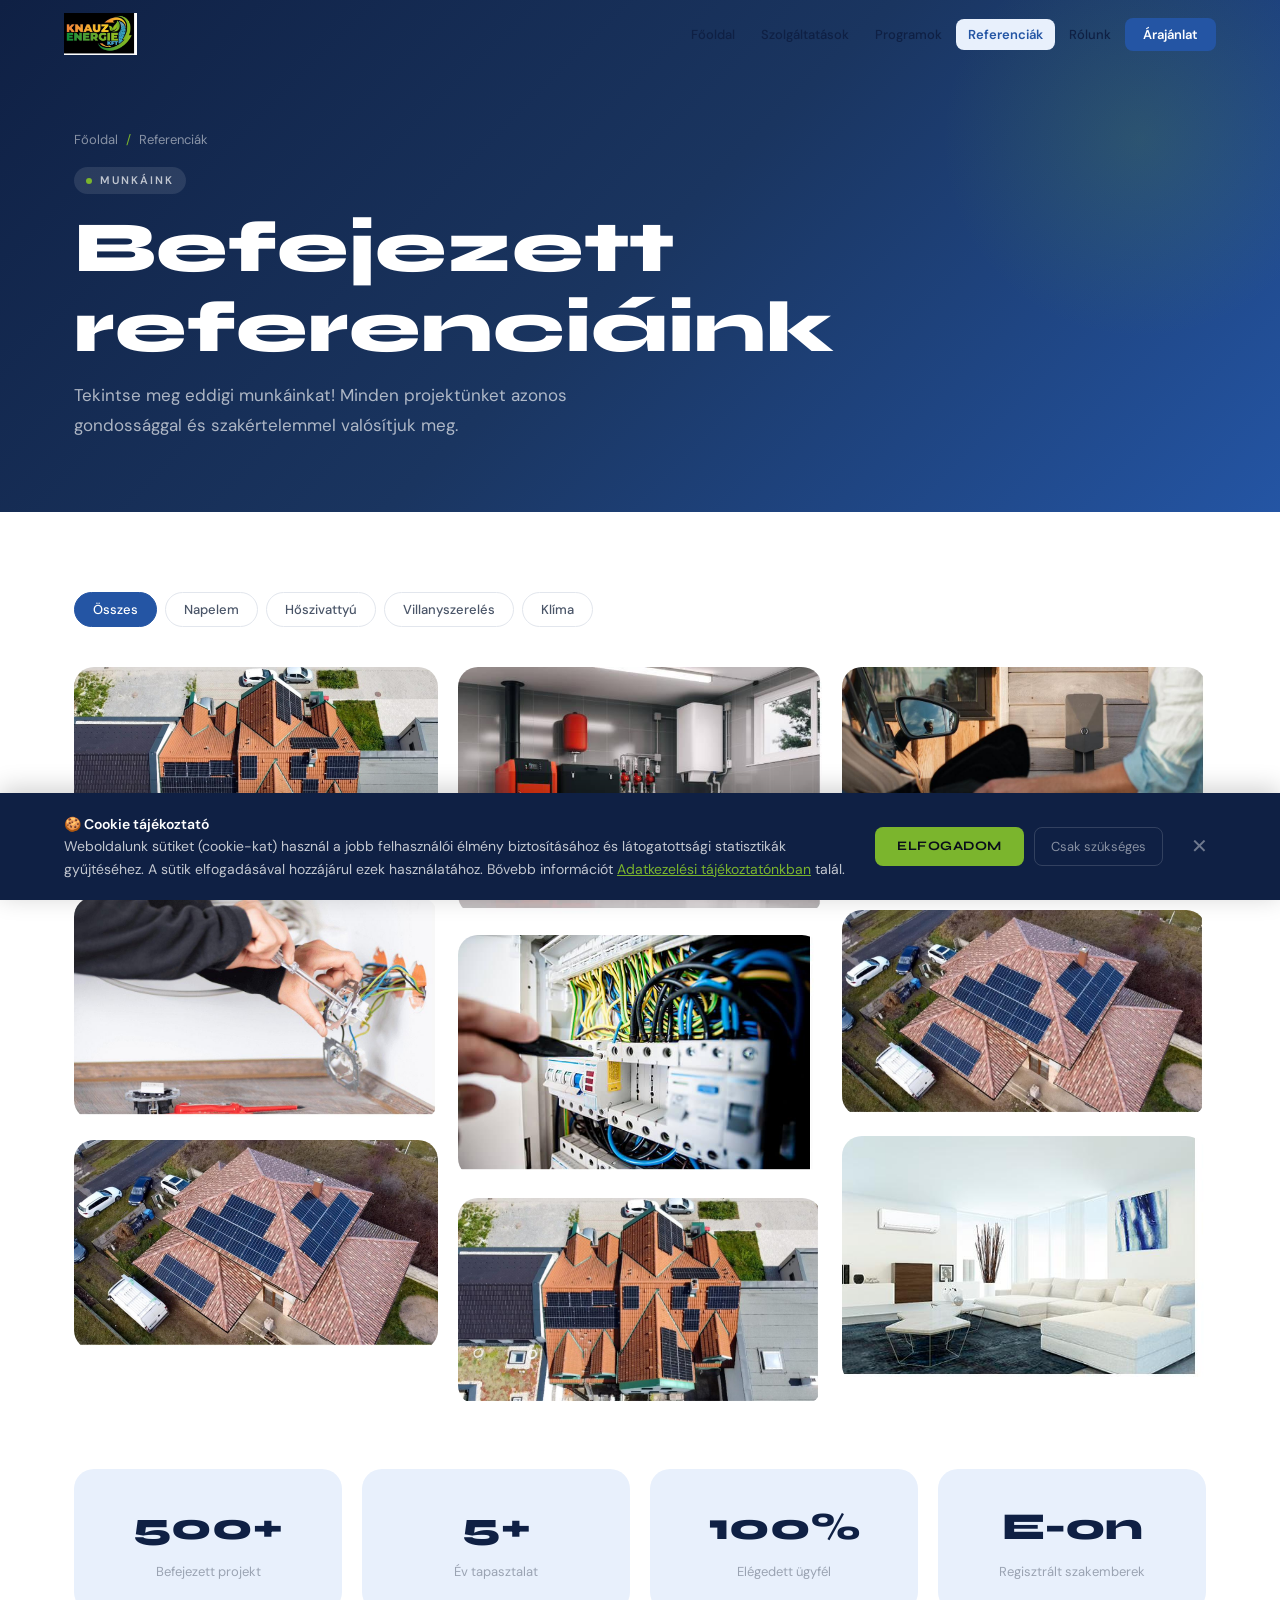
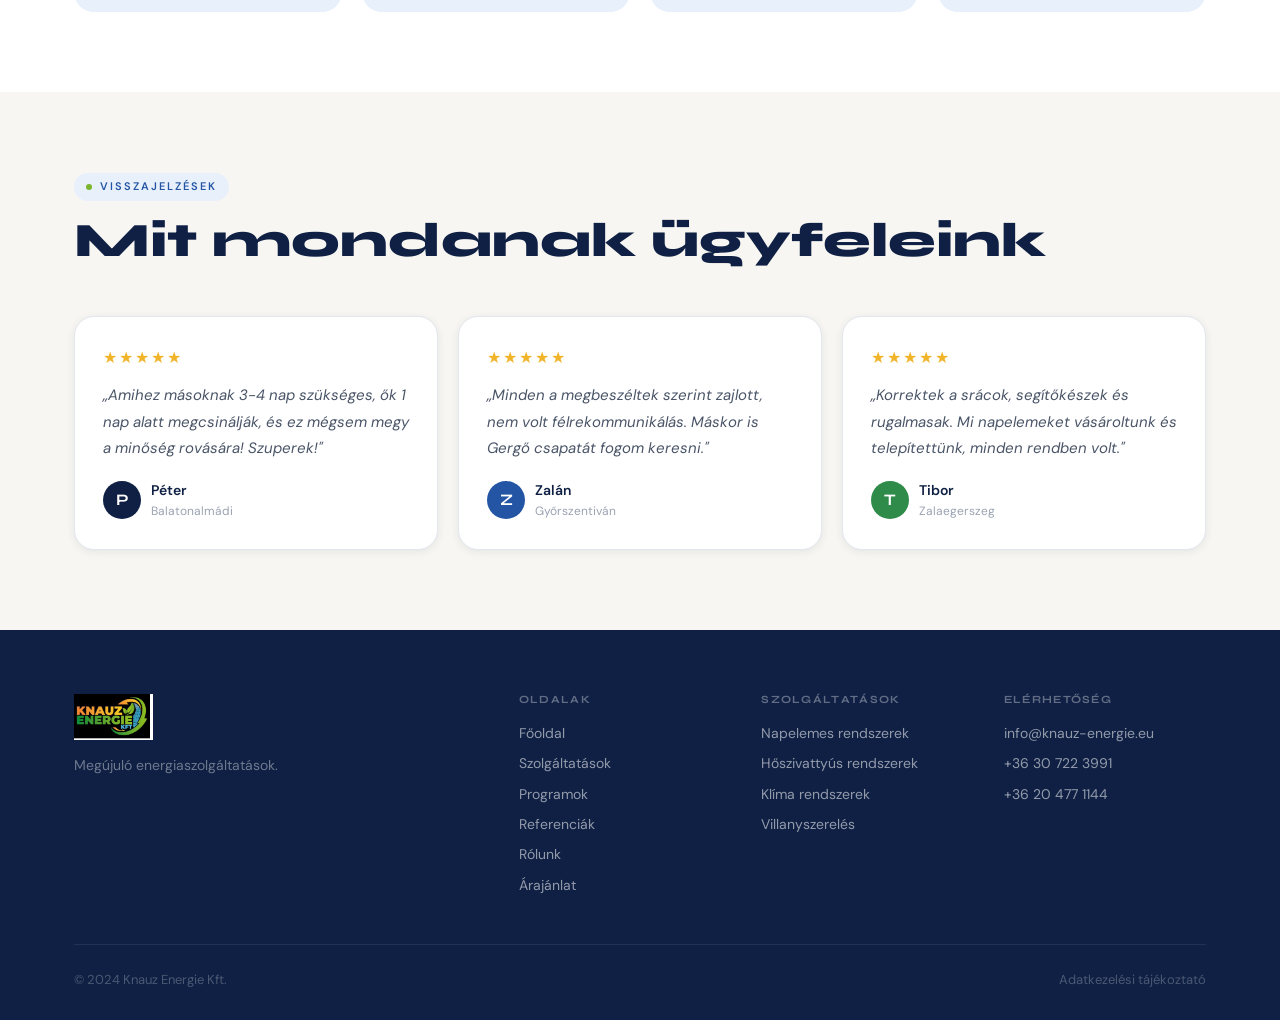
<file: referencia.html>
<!DOCTYPE html>
<html lang="hu">
<head>
  <meta charset="UTF-8"><meta name="viewport" content="width=device-width, initial-scale=1">
  <title>Referenciák – Knauz Energie Kft</title>
  <link rel="icon" href="logo.png">
  <link rel="stylesheet" href="style.css">
  <style>
    .ref-filter { display: flex; gap: 8px; flex-wrap: wrap; margin-bottom: 40px; }
    .filter-btn { padding: 8px 18px; border-radius: 30px; border: 1.5px solid var(--gray-200); background: white; font-family: var(--font-body); font-size: 13px; font-weight: 500; cursor: pointer; transition: all 0.2s; color: var(--gray-600); }
    .filter-btn.active, .filter-btn:hover { background: var(--blue); color: white; border-color: var(--blue); }
    .ref-masonry { columns: 3; gap: 20px; }
    .ref-item { break-inside: avoid; margin-bottom: 20px; border-radius: var(--r-lg); overflow: hidden; position: relative; cursor: pointer; }
    .ref-item img { width: 100%; display: block; transition: transform 0.5s; }
    .ref-item:hover img { transform: scale(1.04); }
    .ref-overlay { position: absolute; inset: 0; background: linear-gradient(to top, rgba(15,32,68,0.8) 0%, transparent 50%); opacity: 0; transition: opacity 0.3s; display: flex; align-items: flex-end; padding: 20px; }
    .ref-item:hover .ref-overlay { opacity: 1; }
    .ref-overlay h4 { color: white; font-size: 15px; }
    .ref-overlay span { color: rgba(255,255,255,0.6); font-size: 12px; display: block; margin-top: 2px; }
    .stats-row { display: grid; grid-template-columns: repeat(4,1fr); gap: 20px; margin-top: 64px; }
    .stat-card { background: var(--sky); border-radius: var(--r-lg); padding: 28px 24px; text-align: center; }
    .stat-card .n { font-family: var(--font-head); font-size: 38px; font-weight: 800; color: var(--navy); }
    .stat-card p { font-size: 13px; color: var(--gray-400); margin-top: 4px; }
    @media(max-width:900px){ .ref-masonry{columns:2;} .stats-row{grid-template-columns:repeat(2,1fr);} }
    @media(max-width:550px){ .ref-masonry{columns:1;} .stats-row{grid-template-columns:1fr;} }
  
    @media (max-width: 900px) { .ref-masonry { columns: 2; } .stats-row { grid-template-columns: repeat(2,1fr); } }
    @media (max-width: 500px) { .ref-masonry { columns: 1; } .stats-row { grid-template-columns: 1fr; } .ref-filter { gap: 6px; } .filter-btn { font-size: 12px; padding: 6px 12px; } }

  </style>
</head>
<body>
<nav class="navbar" id="navbar">
  <a href="index.html" class="nav-logo"><img src="logo.png" alt="Knauz Energie Kft"></a>
  <ul class="nav-links">
    <li><a href="index.html">Főoldal</a></li><li><a href="szolgaltatasok.html">Szolgáltatások</a></li>
    <li><a href="programok.html">Programok</a></li><li><a href="referencia.html" class="active">Referenciák</a></li>
    <li><a href="rolunk.html">Rólunk</a></li><li><a href="arajanlatot-kerek.html" class="nav-cta">Árajánlat</a></li>
  </ul>
  <div class="hamburger" id="hamburger"><span></span><span></span><span></span></div>
</nav>
<div class="mobile-menu" id="mobileMenu">
  <a href="index.html">Főoldal</a><a href="szolgaltatasok.html">Szolgáltatások</a>
  <a href="programok.html">Programok</a><a href="referencia.html" class="active">Referenciák</a>
  <a href="rolunk.html">Rólunk</a><a href="arajanlatot-kerek.html" class="mob-cta">Árajánlatot kérek →</a>
</div>

<div class="page-hero">
  <div class="container">
    <div class="breadcrumb"><a href="index.html">Főoldal</a><span>/</span>Referenciák</div>
    <span class="label-tag" style="margin-top:16px;background:rgba(255,255,255,0.1);color:rgba(255,255,255,0.7);">Munkáink</span>
    <h1>Befejezett referenciáink</h1>
    <p>Tekintse meg eddigi munkáinkat! Minden projektünket azonos gondossággal és szakértelemmel valósítjuk meg.</p>
  </div>
</div>

<section class="section">
  <div class="container">
    <div class="ref-filter reveal">
      <button class="filter-btn active">Összes</button>
      <button class="filter-btn">Napelem</button>
      <button class="filter-btn">Hőszivattyú</button>
      <button class="filter-btn">Villanyszerelés</button>
      <button class="filter-btn">Klíma</button>
    </div>
    <div class="ref-masonry reveal">
      <div class="ref-item">
        <img src="munkak1.jpg" alt="Napelemes referencia">
        <div class="ref-overlay"><div><h4>Lakóház napelem</h4><span>Győr, 2024</span></div></div>
      </div>
      <div class="ref-item">
        <img src="napelem.png" alt="Napelemes rendszer">
        <div class="ref-overlay"><div><h4>Ipari napelemes rendszer</h4><span>Győr-Moson-Sopron megye</span></div></div>
      </div>
      <div class="ref-item">
        <img src="munkak2.jpg" alt="Napelemes referencia 2">
        <div class="ref-overlay"><div><h4>Családi ház napelem</h4><span>Győrszentiván, 2024</span></div></div>
      </div>
      <div class="ref-item">
        <img src="hoszivattyu.jpg" alt="Hőszivattyú">
        <div class="ref-overlay"><div><h4>Hőszivattyús fűtés</h4><span>Győr, 2023</span></div></div>
      </div>
      <div class="ref-item">
        <img src="electric1.jpg" alt="Villanyszerelés">
        <div class="ref-overlay"><div><h4>Villanyszerelési munkák</h4><span>Zalaegerszeg, 2024</span></div></div>
      </div>
      <div class="ref-item">
        <img src="munkak3.jpg" alt="Napelemes referencia 3">
        <div class="ref-overlay"><div><h4>Tetőre szerelt napelem</h4><span>Balatonalmádi, 2024</span></div></div>
      </div>
      <div class="ref-item">
        <img src="autotolto.jpg" alt="Autótöltő">
        <div class="ref-overlay"><div><h4>Elektromos autótöltő</h4><span>Győr, 2024</span></div></div>
      </div>
      <div class="ref-item">
        <img src="munkak4.jpg" alt="Napelemes referencia 4">
        <div class="ref-overlay"><div><h4>Mezőgazdasági napelem</h4><span>Mosonmagyaróvár, 2023</span></div></div>
      </div>
      <div class="ref-item">
        <img src="airconditioner.jpg" alt="Klíma">
        <div class="ref-overlay"><div><h4>Klímarendszer telepítés</h4><span>Győr, 2024</span></div></div>
      </div>
    </div>

    <div class="stats-row">
      <div class="stat-card reveal"><div class="n">500+</div><p>Befejezett projekt</p></div>
      <div class="stat-card reveal reveal-delay-1"><div class="n">5+</div><p>Év tapasztalat</p></div>
      <div class="stat-card reveal reveal-delay-2"><div class="n">100%</div><p>Elégedett ügyfél</p></div>
      <div class="stat-card reveal reveal-delay-3"><div class="n">E-on</div><p>Regisztrált szakemberek</p></div>
    </div>
  </div>
</section>

<section class="section" style="background:var(--cream);padding:80px 0;">
  <div class="container">
    <div class="section-header reveal"><span class="label-tag">Visszajelzések</span><h2>Mit mondanak ügyfeleink</h2></div>
    <div style="display:grid;grid-template-columns:repeat(3,1fr);gap:20px;">
      <div class="card reveal reveal-delay-1" style="padding:28px;">
        <div style="color:var(--gold);letter-spacing:2px;margin-bottom:12px;">★★★★★</div>
        <p style="font-style:italic;font-size:15px;color:var(--gray-600);line-height:1.75;margin-bottom:18px;">„Amihez másoknak 3-4 nap szükséges, ők 1 nap alatt megcsinálják, és ez mégsem megy a minőség rovására! Szuperek!"</p>
        <div style="display:flex;align-items:center;gap:10px;"><div style="width:38px;height:38px;border-radius:50%;background:var(--navy);color:white;font-family:var(--font-head);font-weight:700;display:flex;align-items:center;justify-content:center;">P</div><div><div style="font-weight:600;color:var(--navy);font-size:14px;">Péter</div><div style="font-size:12px;color:var(--gray-400);">Balatonalmádi</div></div></div>
      </div>
      <div class="card reveal reveal-delay-2" style="padding:28px;">
        <div style="color:var(--gold);letter-spacing:2px;margin-bottom:12px;">★★★★★</div>
        <p style="font-style:italic;font-size:15px;color:var(--gray-600);line-height:1.75;margin-bottom:18px;">„Minden a megbeszéltek szerint zajlott, nem volt félrekommunikálás. Máskor is Gergő csapatát fogom keresni."</p>
        <div style="display:flex;align-items:center;gap:10px;"><div style="width:38px;height:38px;border-radius:50%;background:var(--blue);color:white;font-family:var(--font-head);font-weight:700;display:flex;align-items:center;justify-content:center;">Z</div><div><div style="font-weight:600;color:var(--navy);font-size:14px;">Zalán</div><div style="font-size:12px;color:var(--gray-400);">Győrszentiván</div></div></div>
      </div>
      <div class="card reveal reveal-delay-3" style="padding:28px;">
        <div style="color:var(--gold);letter-spacing:2px;margin-bottom:12px;">★★★★★</div>
        <p style="font-style:italic;font-size:15px;color:var(--gray-600);line-height:1.75;margin-bottom:18px;">„Korrektek a srácok, segítőkészek és rugalmasak. Mi napelemeket vásároltunk és telepítettünk, minden rendben volt."</p>
        <div style="display:flex;align-items:center;gap:10px;"><div style="width:38px;height:38px;border-radius:50%;background:var(--green);color:white;font-family:var(--font-head);font-weight:700;display:flex;align-items:center;justify-content:center;">T</div><div><div style="font-weight:600;color:var(--navy);font-size:14px;">Tibor</div><div style="font-size:12px;color:var(--gray-400);">Zalaegerszeg</div></div></div>
      </div>
    </div>
  </div>
</section>

<footer class="footer"><div class="container">
  <div class="footer-grid">
    <div class="footer-brand"><img src="logo.png" alt="Knauz Energie Kft"><p>Megújuló energiaszolgáltatások.</p></div>
    <div class="footer-col"><h4>Oldalak</h4><a href="index.html">Főoldal</a><a href="szolgaltatasok.html">Szolgáltatások</a><a href="programok.html">Programok</a><a href="referencia.html">Referenciák</a><a href="rolunk.html">Rólunk</a><a href="arajanlatot-kerek.html">Árajánlat</a></div>
    <div class="footer-col"><h4>Szolgáltatások</h4><a href="szolgaltatasok.html#napelem">Napelemes rendszerek</a><a href="szolgaltatasok.html#hoszivattyu">Hőszivattyús rendszerek</a><a href="szolgaltatasok.html#klima">Klíma rendszerek</a><a href="szolgaltatasok.html#villany">Villanyszerelés</a></div>
    <div class="footer-col"><h4>Elérhetőség</h4><a href="mailto:info@knauz-energie.hu">info@knauz-energie.eu</a><a href="tel:+36307223991">+36 30 722 3991</a><a href="tel:+36204771144">+36 20 477 1144</a></div>
  </div>
  <div class="footer-bottom"><p>© 2024 Knauz Energie Kft.</p><a href="https://www.knauz-energie.hu/adatkezelesi-tajekoztato/">Adatkezelési tájékoztató</a></div>
</div></footer>
<script src="main.js"></script>

<!-- ─── COOKIE BANNER ─── -->
<div class="cookie-banner" id="cookieBanner" role="dialog" aria-label="Cookie tájékoztató">
  <div class="cookie-text">
    <p><strong>🍪 Cookie tájékoztató</strong><br>
    Weboldalunk sütiket (cookie-kat) használ a jobb felhasználói élmény biztosításához és látogatottsági statisztikák gyűjtéséhez. A sütik elfogadásával hozzájárul ezek használatához. Bővebb információt <a href="https://www.knauz-energie.hu/adatkezelesi-tajekoztato/" target="_blank">Adatkezelési tájékoztatónkban</a> talál.</p>
  </div>
  <div class="cookie-btns">
    <button class="cookie-accept" id="cookieAccept">Elfogadom</button>
    <button class="cookie-decline" id="cookieDecline">Csak szükséges</button>
  </div>
  <button class="cookie-close" id="cookieClose" aria-label="Bezár">✕</button>
</div>
</body></html>
</file>
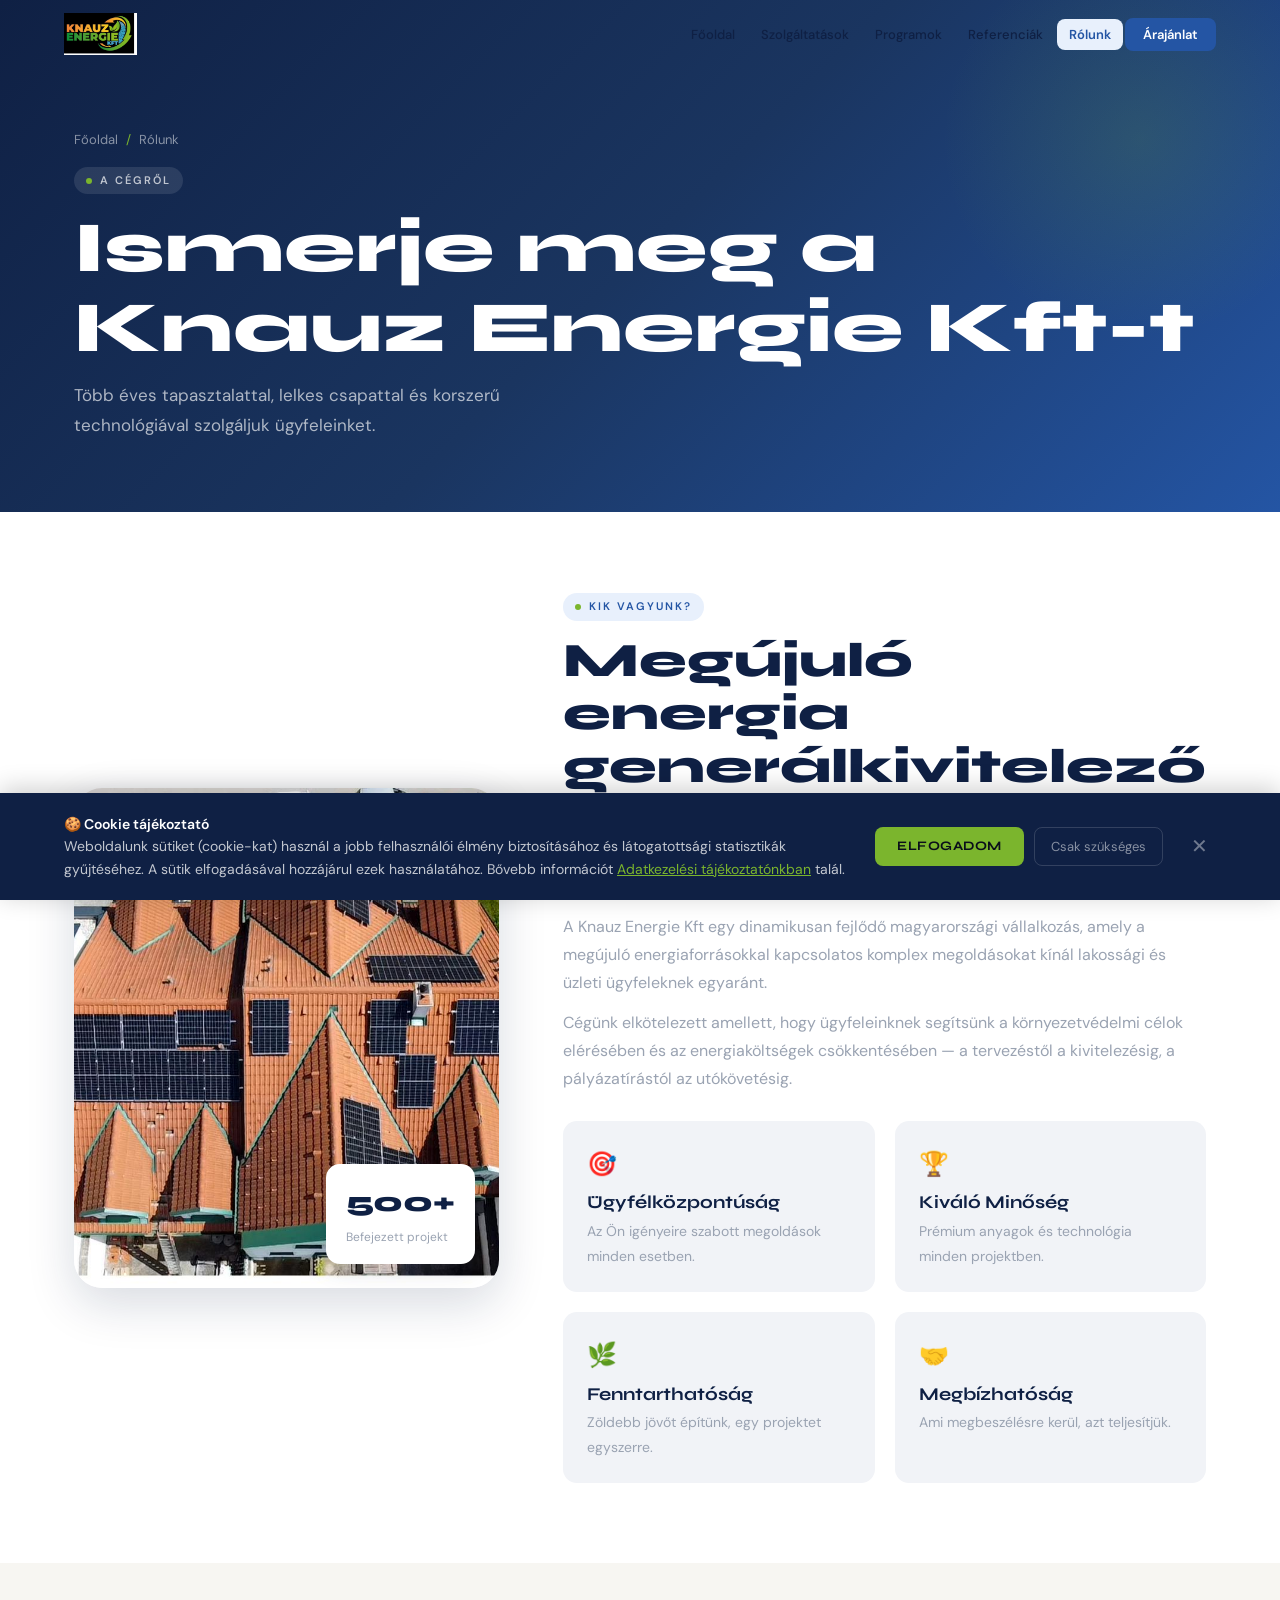
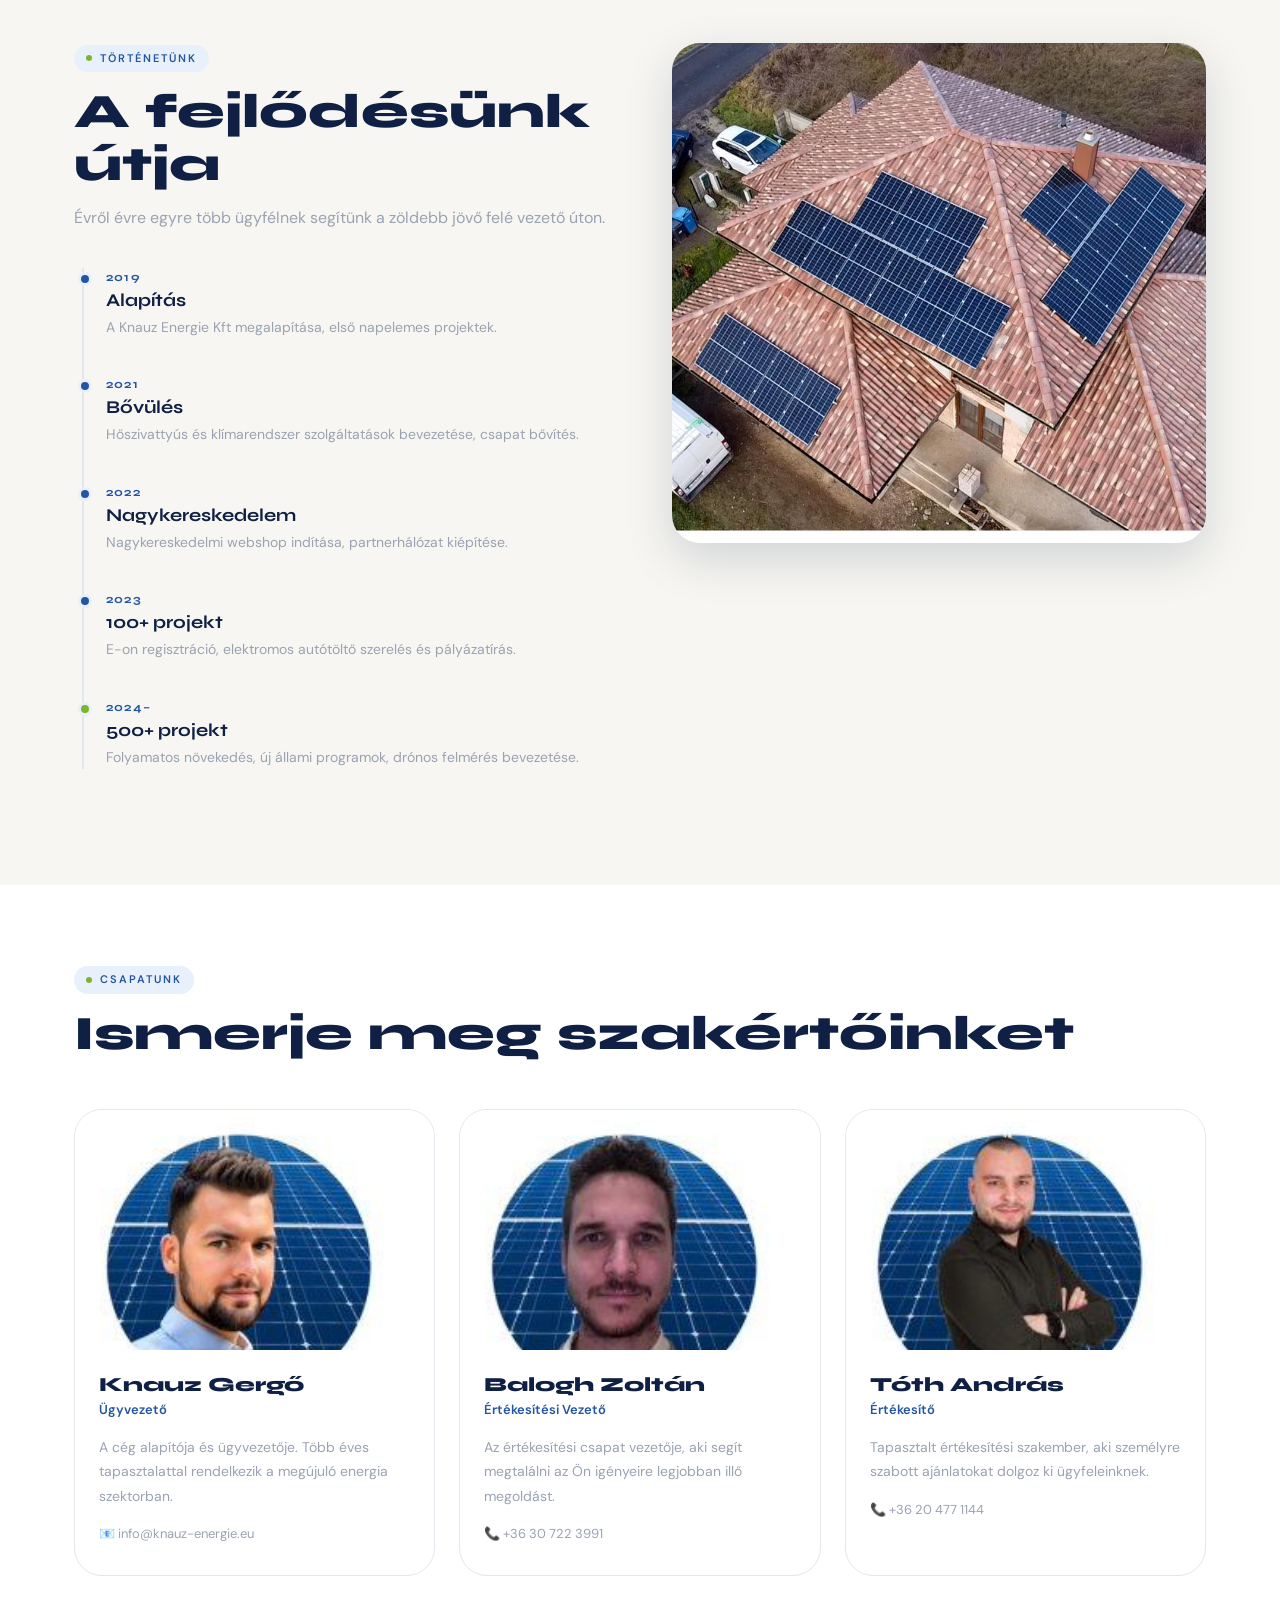
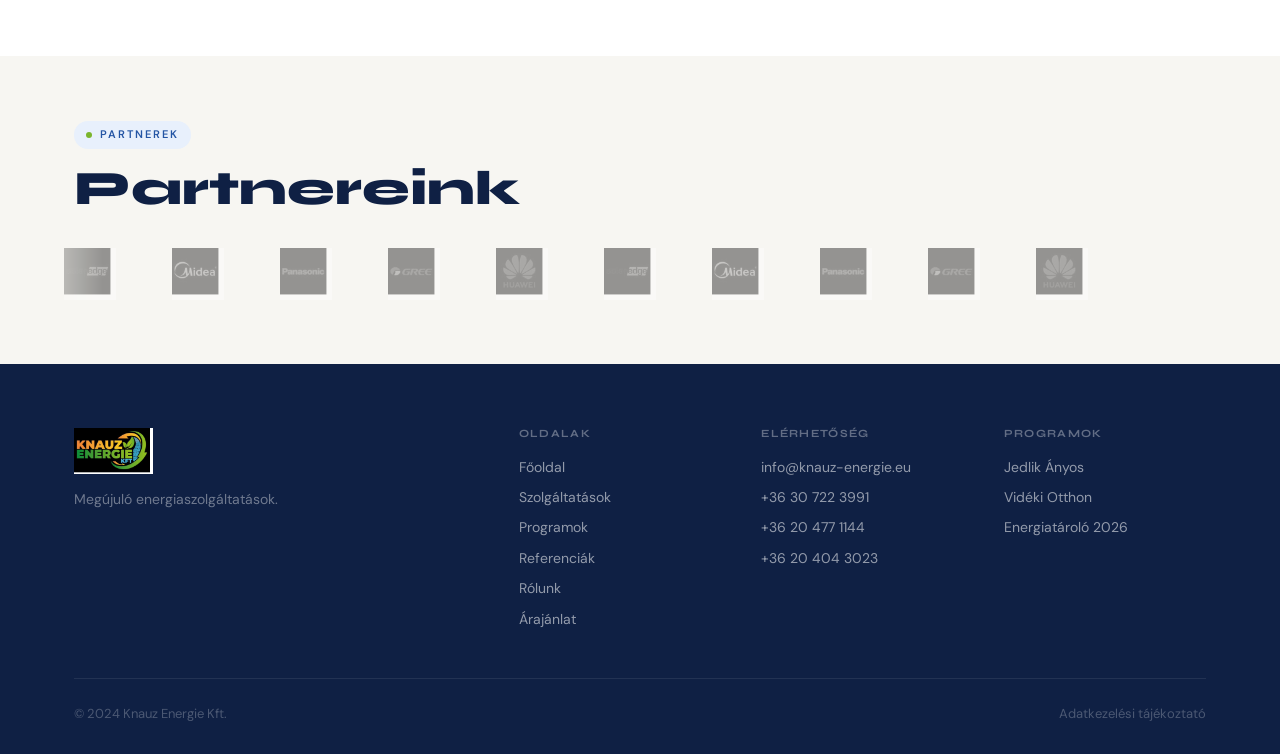
<file: rolunk.html>
<!DOCTYPE html>
<html lang="hu">
<head>
  <meta charset="UTF-8"><meta name="viewport" content="width=device-width, initial-scale=1">
  <title>Rólunk – Knauz Energie Kft</title>
  <link rel="icon" href="logo.png">
  <link rel="stylesheet" href="style.css">
  <style>
    .about-grid { display: grid; grid-template-columns: 1fr 1fr; gap: 64px; align-items: center; }
    .about-img { border-radius: var(--r-xl); overflow: hidden; box-shadow: var(--shadow-lg); position: relative; }
    .about-img img { width: 100%; height: 500px; object-fit: cover; }
    .about-img-badge { position: absolute; bottom: 24px; right: 24px; background: white; border-radius: var(--r-md); padding: 16px 20px; box-shadow: var(--shadow-md); }
    .about-img-badge .n { font-family: var(--font-head); font-size: 28px; font-weight: 800; color: var(--navy); }
    .about-img-badge p { font-size: 12px; color: var(--gray-400); margin-top: 2px; }
    .values-grid { display: grid; grid-template-columns: repeat(2,1fr); gap: 20px; margin-top: 32px; }
    .value-item { background: var(--gray-100); border-radius: var(--r-md); padding: 24px; }
    .value-icon { font-size: 24px; margin-bottom: 10px; }
    .value-item h4 { color: var(--navy); margin-bottom: 6px; }
    .value-item p { font-size: 14px; color: var(--gray-400); }
    .team-grid { display: grid; grid-template-columns: repeat(3,1fr); gap: 24px; }
    .team-card { background: var(--white); border-radius: var(--r-xl); overflow: hidden; border: 1px solid var(--gray-200); transition: transform 0.3s, box-shadow 0.3s; }
    .team-card:hover { transform: translateY(-6px); box-shadow: var(--shadow-lg); }
    .team-photo { width: 100%; height: 240px; object-fit: cover; object-position: top; }
    .team-body { padding: 24px; }
    .team-body h3 { color: var(--navy); font-size: 20px; margin-bottom: 4px; }
    .team-role { font-size: 13px; color: var(--blue); font-weight: 600; margin-bottom: 14px; display: block; }
    .team-contact a { display: flex; align-items: center; gap: 8px; font-size: 13px; color: var(--gray-400); text-decoration: none; margin-bottom: 6px; transition: color 0.2s; }
    .team-contact a:hover { color: var(--blue); }
    .timeline { position: relative; padding-left: 32px; }
    .timeline::before { content: ''; position: absolute; left: 8px; top: 0; bottom: 0; width: 2px; background: var(--gray-200); }
    .tl-item { position: relative; margin-bottom: 36px; }
    .tl-dot { position: absolute; left: -28px; top: 4px; width: 14px; height: 14px; border-radius: 50%; background: var(--blue); border: 3px solid var(--sky); }
    .tl-year { font-family: var(--font-head); font-size: 12px; font-weight: 700; color: var(--blue); text-transform: uppercase; letter-spacing: 0.1em; margin-bottom: 4px; }
    .tl-item h4 { color: var(--navy); margin-bottom: 4px; }
    .tl-item p { font-size: 14px; color: var(--gray-400); }
    @media(max-width:900px){ .about-grid,.team-grid{grid-template-columns:1fr;} .values-grid{grid-template-columns:1fr;} }
  
    @media (max-width: 900px) {
      .about-grid, .team-grid { grid-template-columns: 1fr; }
      .values-grid { grid-template-columns: 1fr; }
      .about-img img { height: 300px; }
    }
    @media (max-width: 768px) {
      div[style*="grid-template-columns: 1fr 1fr"] { display: block !important; }
    }

  </style>
</head>
<body>
<nav class="navbar" id="navbar">
  <a href="index.html" class="nav-logo"><img src="logo.png" alt="Knauz Energie Kft"></a>
  <ul class="nav-links">
    <li><a href="index.html">Főoldal</a></li><li><a href="szolgaltatasok.html">Szolgáltatások</a></li>
    <li><a href="programok.html">Programok</a></li><li><a href="referencia.html">Referenciák</a></li>
    <li><a href="rolunk.html" class="active">Rólunk</a></li><li><a href="arajanlatot-kerek.html" class="nav-cta">Árajánlat</a></li>
  </ul>
  <div class="hamburger" id="hamburger"><span></span><span></span><span></span></div>
</nav>
<div class="mobile-menu" id="mobileMenu">
  <a href="index.html">Főoldal</a><a href="szolgaltatasok.html">Szolgáltatások</a>
  <a href="programok.html">Programok</a><a href="referencia.html">Referenciák</a>
  <a href="rolunk.html" class="active">Rólunk</a><a href="arajanlatot-kerek.html" class="mob-cta">Árajánlatot kérek →</a>
</div>

<div class="page-hero">
  <div class="container">
    <div class="breadcrumb"><a href="index.html">Főoldal</a><span>/</span>Rólunk</div>
    <span class="label-tag" style="margin-top:16px;background:rgba(255,255,255,0.1);color:rgba(255,255,255,0.7);">A cégről</span>
    <h1>Ismerje meg a<br>Knauz Energie Kft-t</h1>
    <p>Több éves tapasztalattal, lelkes csapattal és korszerű technológiával szolgáljuk ügyfeleinket.</p>
  </div>
</div>

<!-- ABOUT -->
<section class="section">
  <div class="container">
    <div class="about-grid">
      <div class="about-img reveal-left">
        <img src="munkak1.jpg" alt="Knauz Energie csapat">
        <div class="about-img-badge"><div class="n">500+</div><p>Befejezett projekt</p></div>
      </div>
      <div class="reveal-right">
        <span class="label-tag">Kik vagyunk?</span>
        <h2 style="margin-top:14px;">Megújuló energia generálkivitelező és nagykereskedő</h2>
        <p style="margin-top:14px;color:var(--gray-400);">A Knauz Energie Kft egy dinamikusan fejlődő magyarországi vállalkozás, amely a megújuló energiaforrásokkal kapcsolatos komplex megoldásokat kínál lakossági és üzleti ügyfeleknek egyaránt.</p>
        <p style="margin-top:12px;color:var(--gray-400);">Cégünk elkötelezett amellett, hogy ügyfeleinknek segítsünk a környezetvédelmi célok elérésében és az energiaköltségek csökkentésében — a tervezéstől a kivitelezésig, a pályázatírástól az utókövetésig.</p>
        <div class="values-grid" style="margin-top:28px;">
          <div class="value-item"><div class="value-icon">🎯</div><h4>Ügyfélközpontúság</h4><p>Az Ön igényeire szabott megoldások minden esetben.</p></div>
          <div class="value-item"><div class="value-icon">🏆</div><h4>Kiváló Minőség</h4><p>Prémium anyagok és technológia minden projektben.</p></div>
          <div class="value-item"><div class="value-icon">🌿</div><h4>Fenntarthatóság</h4><p>Zöldebb jövőt építünk, egy projektet egyszerre.</p></div>
          <div class="value-item"><div class="value-icon">🤝</div><h4>Megbízhatóság</h4><p>Ami megbeszélésre kerül, azt teljesítjük.</p></div>
        </div>
      </div>
    </div>
  </div>
</section>

<!-- TIMELINE -->
<section class="section" style="background:var(--cream);padding:80px 0;">
  <div class="container">
    <div style="display:grid;grid-template-columns:1fr 1fr;gap:64px;align-items:start;">
      <div class="reveal-left">
        <span class="label-tag">Történetünk</span>
        <h2 style="margin-top:14px;">A fejlődésünk útja</h2>
        <p style="margin-top:12px;color:var(--gray-400);">Évről évre egyre több ügyfélnek segítünk a zöldebb jövő felé vezető úton.</p>
        <div class="timeline" style="margin-top:36px;">
          <div class="tl-item"><div class="tl-dot"></div><div class="tl-year">2019</div><h4>Alapítás</h4><p>A Knauz Energie Kft megalapítása, első napelemes projektek.</p></div>
          <div class="tl-item"><div class="tl-dot"></div><div class="tl-year">2021</div><h4>Bővülés</h4><p>Hőszivattyús és klímarendszer szolgáltatások bevezetése, csapat bővítés.</p></div>
          <div class="tl-item"><div class="tl-dot"></div><div class="tl-year">2022</div><h4>Nagykereskedelem</h4><p>Nagykereskedelmi webshop indítása, partnerhálózat kiépítése.</p></div>
          <div class="tl-item"><div class="tl-dot"></div><div class="tl-year">2023</div><h4>100+ projekt</h4><p>E-on regisztráció, elektromos autótöltő szerelés és pályázatírás.</p></div>
          <div class="tl-item"><div class="tl-dot" style="background:var(--green-lime);"></div><div class="tl-year">2024–</div><h4>500+ projekt</h4><p>Folyamatos növekedés, új állami programok, drónos felmérés bevezetése.</p></div>
        </div>
      </div>
      <div class="reveal-right">
        <img src="munkak2.jpg" alt="Munkák" style="border-radius:var(--r-xl);width:100%;height:500px;object-fit:cover;box-shadow:var(--shadow-lg);">
      </div>
    </div>
  </div>
</section>

<!-- TEAM -->
<section class="section">
  <div class="container">
    <div class="section-header reveal"><span class="label-tag">Csapatunk</span><h2>Ismerje meg szakértőinket</h2></div>
    <div class="team-grid">
      <div class="team-card reveal reveal-delay-1">
        <img class="team-photo" src="knauz.png" alt="Knauz Gergő">
        <div class="team-body">
          <h3>Knauz Gergő</h3>
          <span class="team-role">Ügyvezető</span>
          <p style="font-size:14px;color:var(--gray-400);margin-bottom:16px;">A cég alapítója és ügyvezetője. Több éves tapasztalattal rendelkezik a megújuló energia szektorban.</p>
          <div class="team-contact">
            <a href="mailto:info@knauz-energie.hu">📧 info@knauz-energie.eu</a>
          </div>
        </div>
      </div>
      <div class="team-card reveal reveal-delay-2">
        <img class="team-photo" src="balogh.png" alt="Balogh Zoltán">
        <div class="team-body">
          <h3>Balogh Zoltán</h3>
          <span class="team-role">Értékesítési Vezető</span>
          <p style="font-size:14px;color:var(--gray-400);margin-bottom:16px;">Az értékesítési csapat vezetője, aki segít megtalálni az Ön igényeire legjobban illő megoldást.</p>
          <div class="team-contact">
            <a href="tel:+36307223991">📞 +36 30 722 3991</a>
          </div>
        </div>
      </div>
      <div class="team-card reveal reveal-delay-3">
        <img class="team-photo" src="toth.png" alt="Tóth András">
        <div class="team-body">
          <h3>Tóth András</h3>
          <span class="team-role">Értékesítő</span>
          <p style="font-size:14px;color:var(--gray-400);margin-bottom:16px;">Tapasztalt értékesítési szakember, aki személyre szabott ajánlatokat dolgoz ki ügyfeleinknek.</p>
          <div class="team-contact">
            <a href="tel:+36204771144">📞 +36 20 477 1144</a>
          </div>
        </div>
      </div>
    </div>
  </div>
</section>

<!-- PARTNERS -->
<section class="section" style="background:var(--cream);padding:64px 0;">
  <div class="container">
    <div class="section-header reveal" style="margin-bottom:32px;"><span class="label-tag">Partnerek</span><h2>Partnereink</h2></div>
  </div>
  <div style="overflow:hidden;mask-image:linear-gradient(to right,transparent,black 8%,black 92%,transparent);padding:0 5vw;">
    <div style="display:flex;gap:56px;animation:scroll-left 22s linear infinite;width:max-content;">
      <img style="height:52px;width:auto;object-fit:contain;filter:grayscale(1) opacity(0.4);flex-shrink:0;" src="partner_10.png" alt="Partner">
      <img style="height:52px;width:auto;object-fit:contain;filter:grayscale(1) opacity(0.4);flex-shrink:0;" src="partner_11.png" alt="Partner">
      <img style="height:52px;width:auto;object-fit:contain;filter:grayscale(1) opacity(0.4);flex-shrink:0;" src="partner_12.png" alt="Partner">
      <img style="height:52px;width:auto;object-fit:contain;filter:grayscale(1) opacity(0.4);flex-shrink:0;" src="partner_13.png" alt="Partner">
      <img style="height:52px;width:auto;object-fit:contain;filter:grayscale(1) opacity(0.4);flex-shrink:0;" src="partner_huawei.png" alt="Huawei">
      <img style="height:52px;width:auto;object-fit:contain;filter:grayscale(1) opacity(0.4);flex-shrink:0;" src="partner_10.png" alt="Partner">
      <img style="height:52px;width:auto;object-fit:contain;filter:grayscale(1) opacity(0.4);flex-shrink:0;" src="partner_11.png" alt="Partner">
      <img style="height:52px;width:auto;object-fit:contain;filter:grayscale(1) opacity(0.4);flex-shrink:0;" src="partner_12.png" alt="Partner">
      <img style="height:52px;width:auto;object-fit:contain;filter:grayscale(1) opacity(0.4);flex-shrink:0;" src="partner_13.png" alt="Partner">
      <img style="height:52px;width:auto;object-fit:contain;filter:grayscale(1) opacity(0.4);flex-shrink:0;" src="partner_huawei.png" alt="Huawei">
    </div>
  </div>
</section>

<footer class="footer"><div class="container">
  <div class="footer-grid">
    <div class="footer-brand"><img src="logo.png" alt="Knauz Energie Kft"><p>Megújuló energiaszolgáltatások.</p></div>
    <div class="footer-col"><h4>Oldalak</h4><a href="index.html">Főoldal</a><a href="szolgaltatasok.html">Szolgáltatások</a><a href="programok.html">Programok</a><a href="referencia.html">Referenciák</a><a href="rolunk.html">Rólunk</a><a href="arajanlatot-kerek.html">Árajánlat</a></div>
    <div class="footer-col"><h4>Elérhetőség</h4><a href="mailto:info@knauz-energie.hu">info@knauz-energie.eu</a><a href="tel:+36307223991">+36 30 722 3991</a><a href="tel:+36204771144">+36 20 477 1144</a><a href="tel:+36204043023">+36 20 404 3023</a></div>
    <div class="footer-col"><h4>Programok</h4><a href="programok.html#jedlik">Jedlik Ányos</a><a href="programok.html#videki">Vidéki Otthon</a><a href="programok.html#energiatarolo">Energiatároló 2026</a></div>
  </div>
  <div class="footer-bottom"><p>© 2024 Knauz Energie Kft.</p><a href="https://www.knauz-energie.hu/adatkezelesi-tajekoztato/">Adatkezelési tájékoztató</a></div>
</div></footer>
<script src="main.js"></script>
<style>@keyframes scroll-left { from { transform: translateX(0); } to { transform: translateX(-50%); } }</style>

<!-- ─── COOKIE BANNER ─── -->
<div class="cookie-banner" id="cookieBanner" role="dialog" aria-label="Cookie tájékoztató">
  <div class="cookie-text">
    <p><strong>🍪 Cookie tájékoztató</strong><br>
    Weboldalunk sütiket (cookie-kat) használ a jobb felhasználói élmény biztosításához és látogatottsági statisztikák gyűjtéséhez. A sütik elfogadásával hozzájárul ezek használatához. Bővebb információt <a href="https://www.knauz-energie.hu/adatkezelesi-tajekoztato/" target="_blank">Adatkezelési tájékoztatónkban</a> talál.</p>
  </div>
  <div class="cookie-btns">
    <button class="cookie-accept" id="cookieAccept">Elfogadom</button>
    <button class="cookie-decline" id="cookieDecline">Csak szükséges</button>
  </div>
  <button class="cookie-close" id="cookieClose" aria-label="Bezár">✕</button>
</div>
</body></html>
</file>
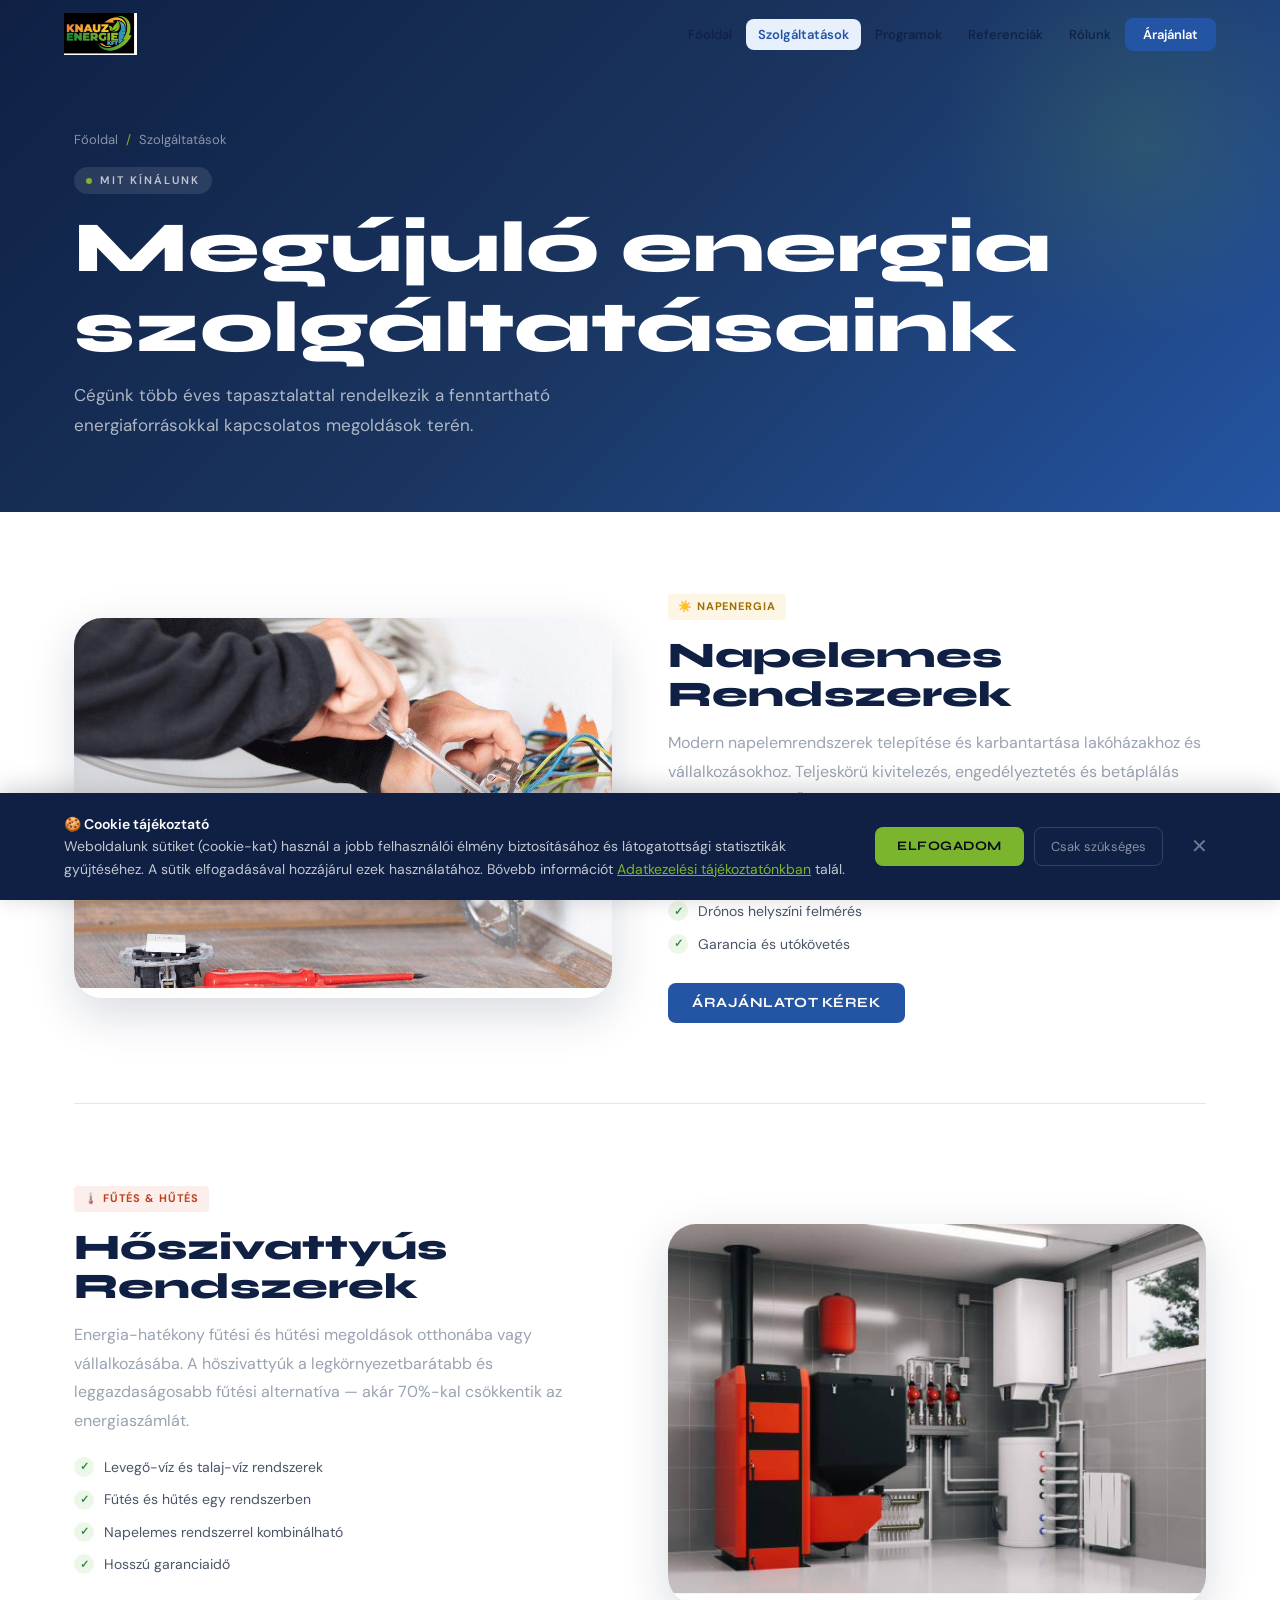
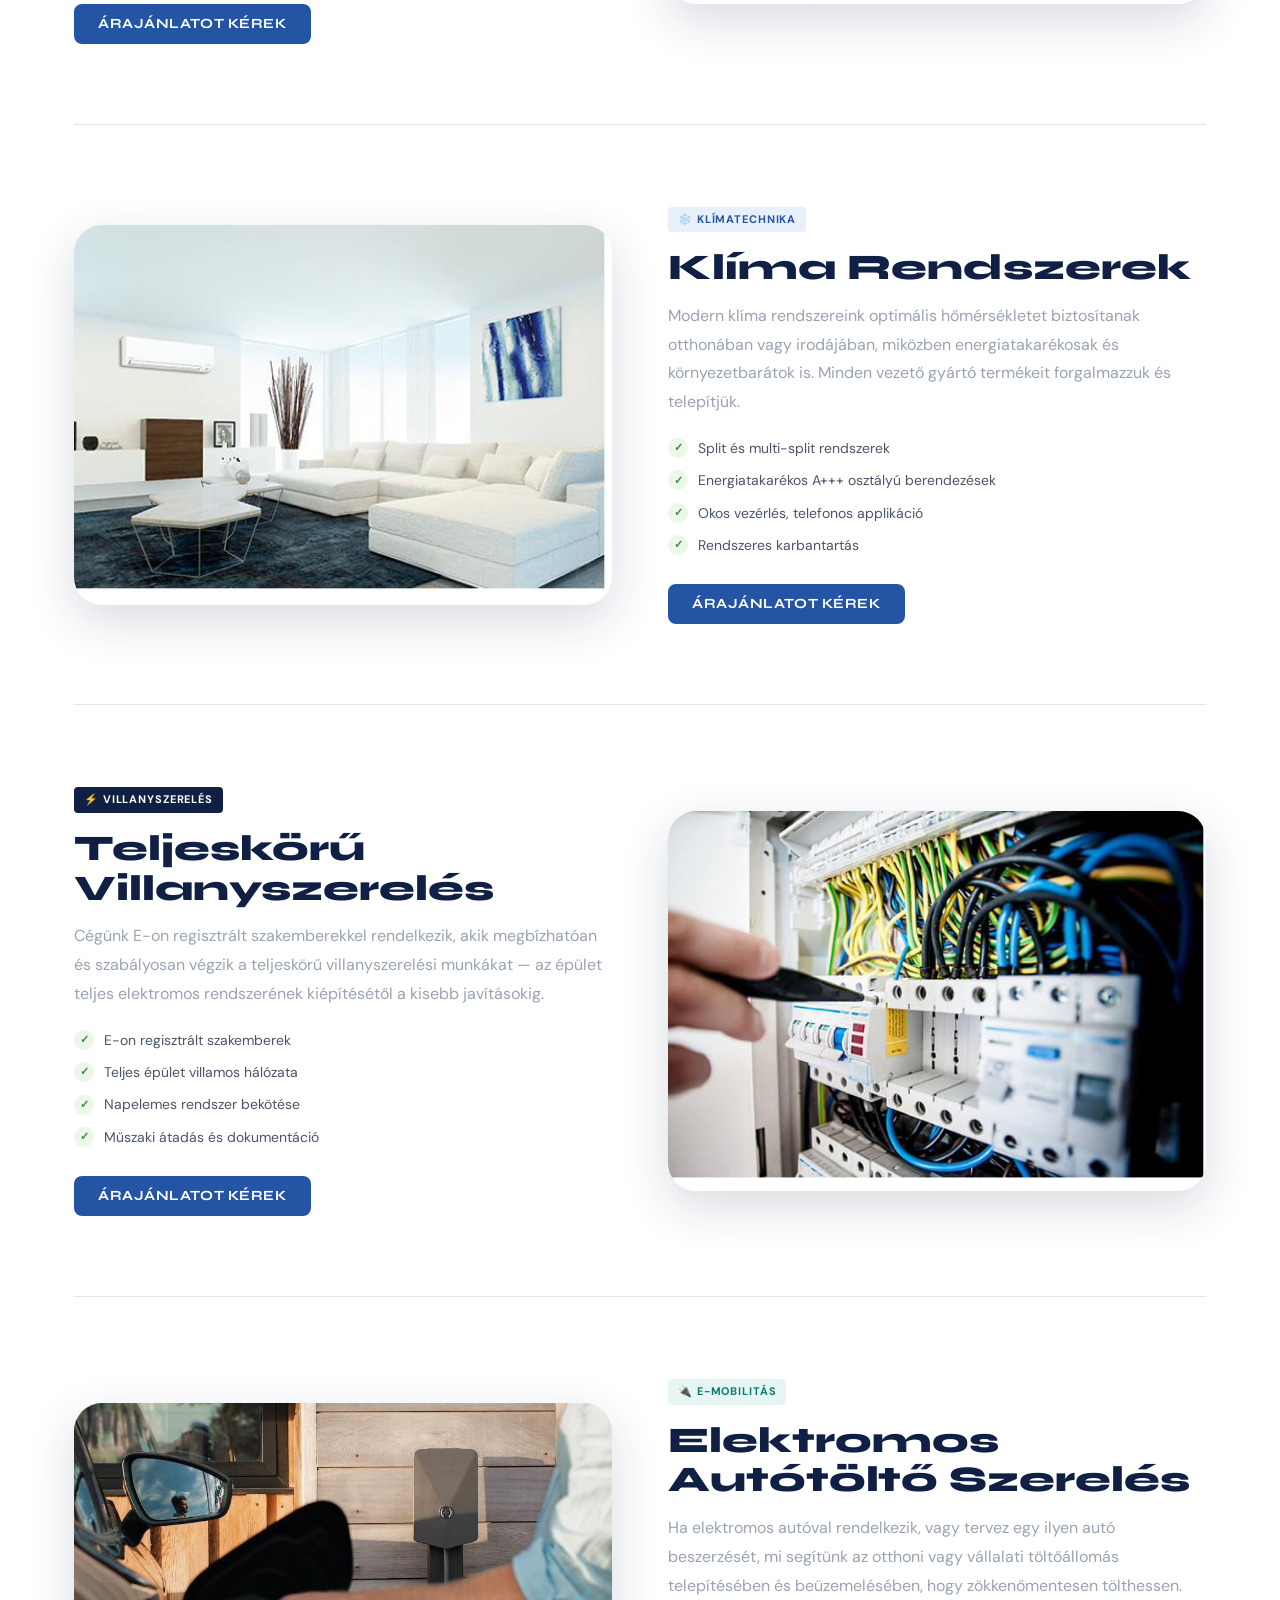
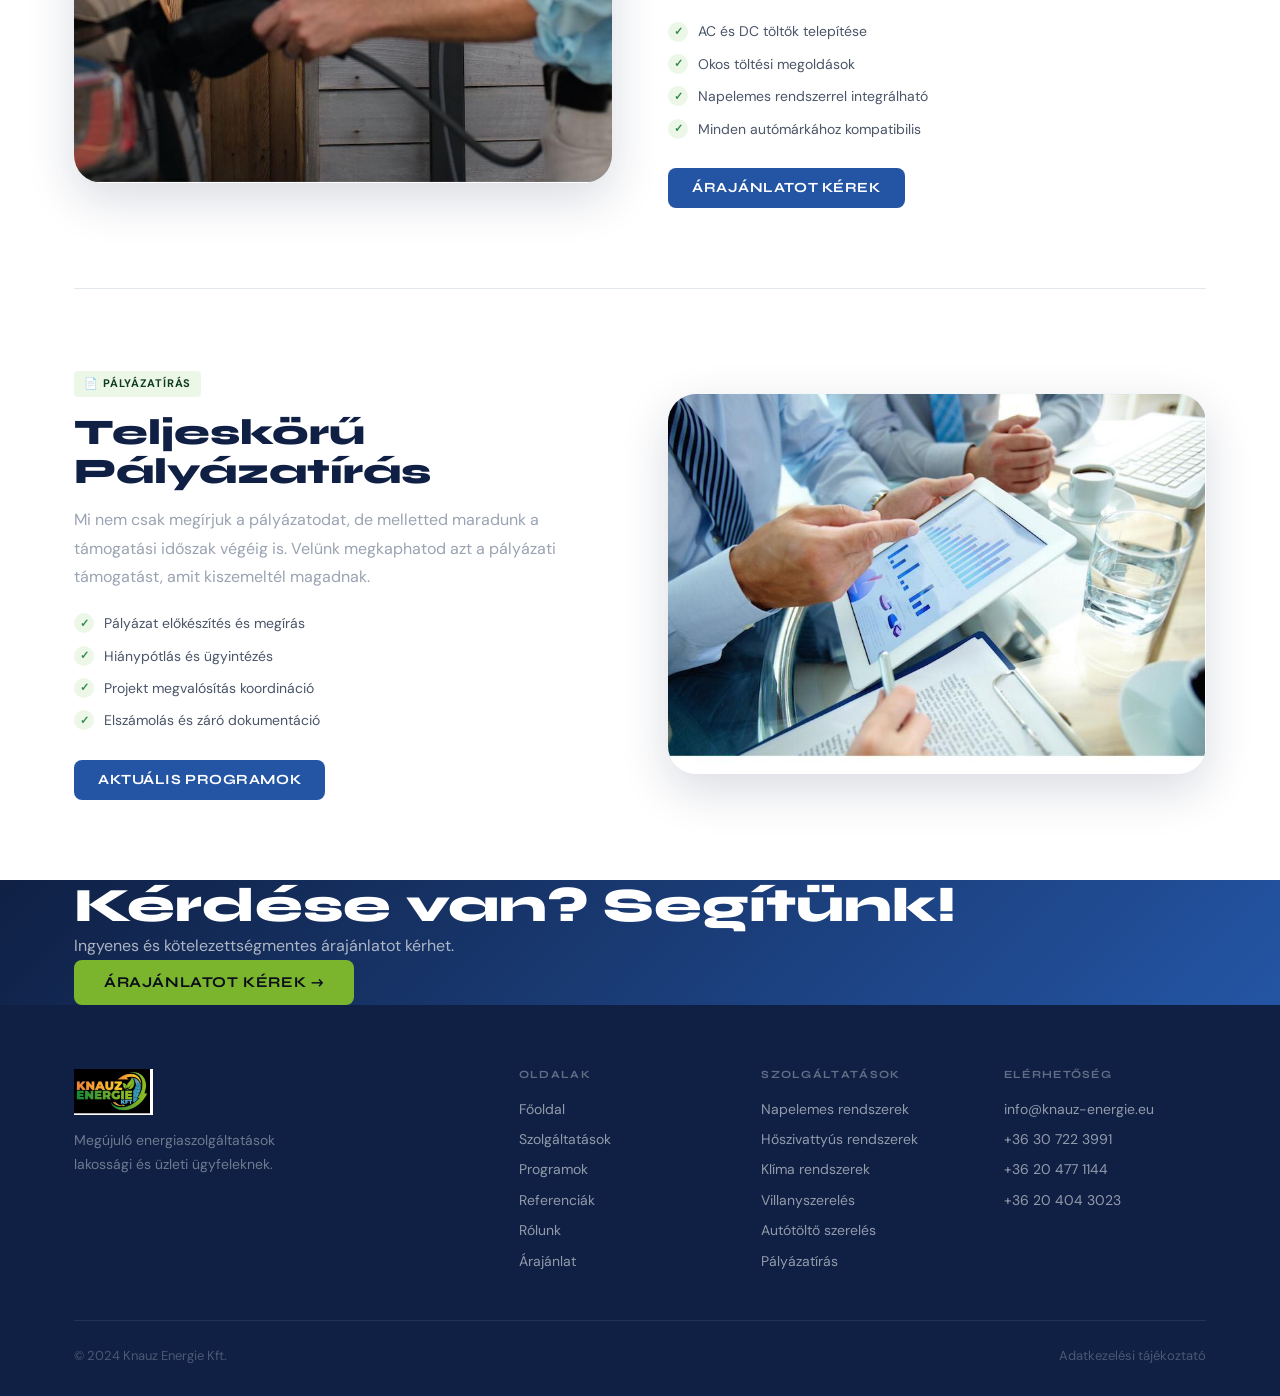
<file: szolgaltatasok.html>
<!DOCTYPE html>
<html lang="hu">
<head>
  <meta charset="UTF-8"><meta name="viewport" content="width=device-width, initial-scale=1">
  <title>Szolgáltatások – Knauz Energie Kft</title>
  <link rel="icon" href="logo.png">
  <link rel="stylesheet" href="style.css">
  <style>
    .svc-grid { display: grid; grid-template-columns: 1fr 1fr; gap: 56px; align-items: center; margin-bottom: 80px; padding-bottom: 80px; border-bottom: 1px solid var(--gray-200); }
    .svc-grid:last-child { border-bottom: none; margin-bottom: 0; padding-bottom: 0; }
    .svc-grid.reverse { direction: rtl; }
    .svc-grid.reverse > * { direction: ltr; }
    .svc-img { border-radius: var(--r-xl); overflow: hidden; box-shadow: var(--shadow-lg); }
    .svc-img img { width: 100%; height: 380px; object-fit: cover; }
    .svc-badge { display: inline-block; margin-bottom: 16px; }
    .svc-content h2 { font-size: clamp(24px,3vw,36px); margin-bottom: 14px; }
    .svc-content p { color: var(--gray-400); line-height: 1.8; margin-bottom: 20px; }
    .svc-features { display: flex; flex-direction: column; gap: 10px; margin-bottom: 28px; }
    .svc-feat { display: flex; align-items: center; gap: 10px; font-size: 14px; color: var(--gray-600); }
    .svc-feat::before { content: '✓'; width: 20px; height: 20px; background: var(--green-pale); color: var(--green); border-radius: 50%; display:flex;align-items:center;justify-content:center; font-size:11px; font-weight:700; flex-shrink:0; }
    @media(max-width:768px){ .svc-grid,.svc-grid.reverse { grid-template-columns:1fr; direction:ltr; } }
  
    @media (max-width: 768px) {
      .svc-grid, .svc-grid.reverse { grid-template-columns: 1fr; direction: ltr; }
      .svc-img img { height: 240px; }
    }

  </style>
</head>
<body>
<nav class="navbar" id="navbar">
  <a href="index.html" class="nav-logo"><img src="logo.png" alt="Knauz Energie Kft"></a>
  <ul class="nav-links">
    <li><a href="index.html">Főoldal</a></li>
    <li><a href="szolgaltatasok.html" class="active">Szolgáltatások</a></li>
    <li><a href="programok.html">Programok</a></li>
    <li><a href="referencia.html">Referenciák</a></li>
    <li><a href="rolunk.html">Rólunk</a></li>
    <li><a href="arajanlatot-kerek.html" class="nav-cta">Árajánlat</a></li>
  </ul>
  <div class="hamburger" id="hamburger"><span></span><span></span><span></span></div>
</nav>
<div class="mobile-menu" id="mobileMenu">
  <a href="index.html">Főoldal</a><a href="szolgaltatasok.html" class="active">Szolgáltatások</a>
  <a href="programok.html">Programok</a><a href="referencia.html">Referenciák</a>
  <a href="rolunk.html">Rólunk</a><a href="arajanlatot-kerek.html" class="mob-cta">Árajánlatot kérek →</a>
</div>

<div class="page-hero">
  <div class="container">
    <div class="breadcrumb"><a href="index.html">Főoldal</a> <span>/</span> Szolgáltatások</div>
    <span class="label-tag" style="margin-top:16px;background:rgba(255,255,255,0.1);color:rgba(255,255,255,0.7);">Mit kínálunk</span>
    <h1>Megújuló energia<br>szolgáltatásaink</h1>
    <p>Cégünk több éves tapasztalattal rendelkezik a fenntartható energiaforrásokkal kapcsolatos megoldások terén.</p>
  </div>
</div>

<section class="section">
  <div class="container">

    <div class="svc-grid" id="napelem">
      <div class="svc-img reveal-left"><img src="napelem.png" alt="Napelemes rendszerek"></div>
      <div class="svc-content reveal-right">
        <span class="svc-badge badge badge-gold">☀️ Napenergia</span>
        <h2>Napelemes Rendszerek</h2>
        <p>Modern napelemrendszerek telepítése és karbantartása lakóházakhoz és vállalkozásokhoz. Teljeskörű kivitelezés, engedélyeztetés és betáplálás menedzsment — Önnek csak az alacsonyabb számlát kell élveznie.</p>
        <div class="svc-features">
          <div class="svc-feat">Teljeskörű tervezés és kivitelezés</div>
          <div class="svc-feat">Hálózati betáplálás és engedélyeztetés</div>
          <div class="svc-feat">Drónos helyszíni felmérés</div>
          <div class="svc-feat">Garancia és utókövetés</div>
        </div>
        <a href="arajanlatot-kerek.html" class="btn btn-blue">Árajánlatot kérek</a>
      </div>
    </div>

    <div class="svc-grid reverse" id="hoszivattyu">
      <div class="svc-img reveal-right"><img src="hoszivattyu.jpg" alt="Hőszivattyú"></div>
      <div class="svc-content reveal-left">
        <span class="svc-badge badge" style="background:rgba(224,92,58,0.1);color:#c04020;">🌡️ Fűtés & Hűtés</span>
        <h2>Hőszivattyús Rendszerek</h2>
        <p>Energia-hatékony fűtési és hűtési megoldások otthonába vagy vállalkozásába. A hőszivattyúk a legkörnyezetbarátabb és leggazdaságosabb fűtési alternatíva — akár 70%-kal csökkentik az energiaszámlát.</p>
        <div class="svc-features">
          <div class="svc-feat">Levegő-víz és talaj-víz rendszerek</div>
          <div class="svc-feat">Fűtés és hűtés egy rendszerben</div>
          <div class="svc-feat">Napelemes rendszerrel kombinálható</div>
          <div class="svc-feat">Hosszú garanciaidő</div>
        </div>
        <a href="arajanlatot-kerek.html" class="btn btn-blue">Árajánlatot kérek</a>
      </div>
    </div>

    <div class="svc-grid" id="klima">
      <div class="svc-img reveal-left"><img src="airconditioner.jpg" alt="Klíma"></div>
      <div class="svc-content reveal-right">
        <span class="svc-badge badge badge-blue">❄️ Klímatechnika</span>
        <h2>Klíma Rendszerek</h2>
        <p>Modern klíma rendszereink optimális hőmérsékletet biztosítanak otthonában vagy irodájában, miközben energiatakarékosak és környezetbarátok is. Minden vezető gyártó termékeit forgalmazzuk és telepítjük.</p>
        <div class="svc-features">
          <div class="svc-feat">Split és multi-split rendszerek</div>
          <div class="svc-feat">Energiatakarékos A+++ osztályú berendezések</div>
          <div class="svc-feat">Okos vezérlés, telefonos applikáció</div>
          <div class="svc-feat">Rendszeres karbantartás</div>
        </div>
        <a href="arajanlatot-kerek.html" class="btn btn-blue">Árajánlatot kérek</a>
      </div>
    </div>

    <div class="svc-grid reverse" id="villany">
      <div class="svc-img reveal-right"><img src="electric1.jpg" alt="Villanyszerelés"></div>
      <div class="svc-content reveal-left">
        <span class="svc-badge badge badge-navy">⚡ Villanyszerelés</span>
        <h2>Teljeskörű Villanyszerelés</h2>
        <p>Cégünk E-on regisztrált szakemberekkel rendelkezik, akik megbízhatóan és szabályosan végzik a teljeskörű villanyszerelési munkákat — az épület teljes elektromos rendszerének kiépítésétől a kisebb javításokig.</p>
        <div class="svc-features">
          <div class="svc-feat">E-on regisztrált szakemberek</div>
          <div class="svc-feat">Teljes épület villamos hálózata</div>
          <div class="svc-feat">Napelemes rendszer bekötése</div>
          <div class="svc-feat">Műszaki átadás és dokumentáció</div>
        </div>
        <a href="arajanlatot-kerek.html" class="btn btn-blue">Árajánlatot kérek</a>
      </div>
    </div>

    <div class="svc-grid" id="tolto">
      <div class="svc-img reveal-left"><img src="autotolto.jpg" alt="Autótöltő"></div>
      <div class="svc-content reveal-right">
        <span class="svc-badge badge" style="background:rgba(20,160,140,0.1);color:#0d7a6e;">🔌 E-mobilitás</span>
        <h2>Elektromos Autótöltő Szerelés</h2>
        <p>Ha elektromos autóval rendelkezik, vagy tervez egy ilyen autó beszerzését, mi segítünk az otthoni vagy vállalati töltőállomás telepítésében és beüzemelésében, hogy zökkenőmentesen tölthessen.</p>
        <div class="svc-features">
          <div class="svc-feat">AC és DC töltők telepítése</div>
          <div class="svc-feat">Okos töltési megoldások</div>
          <div class="svc-feat">Napelemes rendszerrel integrálható</div>
          <div class="svc-feat">Minden autómárkához kompatibilis</div>
        </div>
        <a href="arajanlatot-kerek.html" class="btn btn-blue">Árajánlatot kérek</a>
      </div>
    </div>

    <div class="svc-grid reverse" id="palyazat">
      <div class="svc-img reveal-right"><img src="palyazatiras.jpg" alt="Pályázatírás"></div>
      <div class="svc-content reveal-left">
        <span class="svc-badge badge badge-green">📄 Pályázatírás</span>
        <h2>Teljeskörű Pályázatírás</h2>
        <p>Mi nem csak megírjuk a pályázatodat, de melletted maradunk a támogatási időszak végéig is. Velünk megkaphatod azt a pályázati támogatást, amit kiszemeltél magadnak.</p>
        <div class="svc-features">
          <div class="svc-feat">Pályázat előkészítés és megírás</div>
          <div class="svc-feat">Hiánypótlás és ügyintézés</div>
          <div class="svc-feat">Projekt megvalósítás koordináció</div>
          <div class="svc-feat">Elszámolás és záró dokumentáció</div>
        </div>
        <a href="programok.html" class="btn btn-blue">Aktuális programok</a>
      </div>
    </div>

  </div>
</section>

<section class="cta-section" style="background:linear-gradient(135deg,var(--navy),var(--blue));">
  <div class="container">
    <div class="cta-inner">
      <div class="reveal"><h2 style="color:white;">Kérdése van? Segítünk!</h2><p style="color:rgba(255,255,255,0.65);">Ingyenes és kötelezettségmentes árajánlatot kérhet.</p></div>
      <div class="reveal reveal-delay-2"><a href="arajanlatot-kerek.html" class="btn btn-green btn-lg">Árajánlatot kérek →</a></div>
    </div>
  </div>
</section>

<footer class="footer"><div class="container">
  <div class="footer-grid">
    <div class="footer-brand"><img src="logo.png" alt="Knauz Energie Kft"><p>Megújuló energiaszolgáltatások lakossági és üzleti ügyfeleknek.</p></div>
    <div class="footer-col"><h4>Oldalak</h4><a href="index.html">Főoldal</a><a href="szolgaltatasok.html">Szolgáltatások</a><a href="programok.html">Programok</a><a href="referencia.html">Referenciák</a><a href="rolunk.html">Rólunk</a><a href="arajanlatot-kerek.html">Árajánlat</a></div>
    <div class="footer-col"><h4>Szolgáltatások</h4><a href="szolgaltatasok.html#napelem">Napelemes rendszerek</a><a href="szolgaltatasok.html#hoszivattyu">Hőszivattyús rendszerek</a><a href="szolgaltatasok.html#klima">Klíma rendszerek</a><a href="szolgaltatasok.html#villany">Villanyszerelés</a><a href="szolgaltatasok.html#tolto">Autótöltő szerelés</a><a href="szolgaltatasok.html#palyazat">Pályázatírás</a></div>
    <div class="footer-col"><h4>Elérhetőség</h4><a href="mailto:info@knauz-energie.hu">info@knauz-energie.eu</a><a href="tel:+36307223991">+36 30 722 3991</a><a href="tel:+36204771144">+36 20 477 1144</a><a href="tel:+36204043023">+36 20 404 3023</a></div>
  </div>
  <div class="footer-bottom"><p>© 2024 Knauz Energie Kft.</p><a href="https://www.knauz-energie.hu/adatkezelesi-tajekoztato/">Adatkezelési tájékoztató</a></div>
</div></footer>
<script src="main.js"></script>

<!-- ─── COOKIE BANNER ─── -->
<div class="cookie-banner" id="cookieBanner" role="dialog" aria-label="Cookie tájékoztató">
  <div class="cookie-text">
    <p><strong>🍪 Cookie tájékoztató</strong><br>
    Weboldalunk sütiket (cookie-kat) használ a jobb felhasználói élmény biztosításához és látogatottsági statisztikák gyűjtéséhez. A sütik elfogadásával hozzájárul ezek használatához. Bővebb információt <a href="https://www.knauz-energie.hu/adatkezelesi-tajekoztato/" target="_blank">Adatkezelési tájékoztatónkban</a> talál.</p>
  </div>
  <div class="cookie-btns">
    <button class="cookie-accept" id="cookieAccept">Elfogadom</button>
    <button class="cookie-decline" id="cookieDecline">Csak szükséges</button>
  </div>
  <button class="cookie-close" id="cookieClose" aria-label="Bezár">✕</button>
</div>
</body></html>
</file>
<file: style.css>
/* ═══════════════════════════════════════════
   KNAUZ ENERGIE KFT — Global Stylesheet
   Auditált és javított verzió
   ═══════════════════════════════════════════ */

@import url('https://fonts.googleapis.com/css2?family=Syne:wght@400;600;700;800&family=DM+Sans:opsz,wght@9..40,300;9..40,400;9..40,500;9..40,600&display=swap');

:root {
  --navy:        #0f2044;
  --navy-mid:    #1a3560;
  --blue:        #2455a4;
  --blue-light:  #3b72c8;
  --sky:         #e8f0fc;
  --green-deep:  #0d3d1e;
  --green:       #2e8b49;
  --green-lime:  #7bb52d;
  --green-pale:  #edf7e8;
  --white:       #ffffff;
  --cream:       #f7f6f2;
  --gray-100:    #f1f3f7;
  --gray-200:    #e2e6ed;
  --gray-400:    #9aa3b2;
  --gray-600:    #4a5568;
  --dark:        #0a0e1a;
  --gold:        #f0b429;
  --coral:       #e05c3a;
  --font-head:   'Syne', sans-serif;
  --font-body:   'DM Sans', sans-serif;
  --shadow-sm:   0 2px 8px rgba(15,32,68,0.08);
  --shadow-md:   0 6px 24px rgba(15,32,68,0.12);
  --shadow-lg:   0 16px 48px rgba(15,32,68,0.16);
  --r-sm:  8px;
  --r-md:  14px;
  --r-lg:  20px;
  --r-xl:  28px;
}

/* ─── RESET ─── */
*, *::before, *::after { box-sizing: border-box; margin: 0; padding: 0; }
html { scroll-behavior: smooth; font-size: 16px; -webkit-text-size-adjust: 100%; }
body { font-family: var(--font-body); background: var(--white); color: var(--gray-600); overflow-x: hidden; line-height: 1.6; }
img { max-width: 100%; display: block; height: auto; }
a { color: inherit; text-decoration: none; }
ul { list-style: none; }
button { cursor: pointer; border: none; background: none; font-family: inherit; }

/* ─── TYPOGRAPHY ─── */
h1,h2,h3,h4,h5 { font-family: var(--font-head); color: var(--navy); line-height: 1.1; font-weight: 800; }
h1 { font-size: clamp(32px, 6vw, 72px); }
h2 { font-size: clamp(26px, 4vw, 48px); }
h3 { font-size: clamp(18px, 2.5vw, 26px); }
h4 { font-size: 18px; font-weight: 700; }
p  { line-height: 1.75; }

.label-tag {
  display: inline-flex; align-items: center; gap: 8px;
  font-size: 11px; font-weight: 600; letter-spacing: 0.18em;
  text-transform: uppercase; color: var(--blue);
  background: var(--sky); padding: 5px 12px; border-radius: 30px;
}
.label-tag::before {
  content: ''; width: 6px; height: 6px;
  background: var(--green-lime); border-radius: 50%; flex-shrink: 0;
}

/* ─── LAYOUT ─── */
.container { max-width: 1260px; margin: 0 auto; padding: 0 5vw; width: 100%; }
.section { padding: 80px 0; }
.section-sm { padding: 56px 0; }
.section-header { margin-bottom: 48px; }
.section-header h2 { margin-top: 14px; }
.section-header p { font-size: 16px; color: var(--gray-400); max-width: 560px; margin-top: 12px; line-height: 1.7; }

/* ─── NAVBAR ─── */
.navbar {
  position: fixed; top: 0; left: 0; right: 0; z-index: 1000;
  height: 68px; padding: 0 5vw;
  display: flex; align-items: center; justify-content: space-between;
  transition: background 0.35s, box-shadow 0.35s;
}
.navbar.scrolled {
  background: rgba(255,255,255,0.97);
  box-shadow: 0 1px 0 var(--gray-200);
  backdrop-filter: blur(10px);
  -webkit-backdrop-filter: blur(10px);
}
.navbar.dark-nav { background: transparent; }
.navbar.dark-nav.scrolled { background: rgba(10,20,50,0.97); backdrop-filter: blur(12px); -webkit-backdrop-filter: blur(12px); }

.nav-logo { display: flex; align-items: center; gap: 10px; flex-shrink: 0; }
.nav-logo img { height: 42px; width: auto; }

.nav-links { display: flex; align-items: center; gap: 2px; flex-wrap: nowrap; }
.nav-links a {
  font-size: 13px; font-weight: 500;
  padding: 7px 12px; border-radius: var(--r-sm);
  transition: background 0.2s, color 0.2s;
  color: var(--navy); white-space: nowrap;
}
.nav-links a:hover { background: var(--sky); color: var(--blue); }
.nav-links a.active { background: var(--sky); color: var(--blue); font-weight: 600; }

.dark-nav .nav-links a { color: rgba(255,255,255,0.85); }
.dark-nav .nav-links a:hover { background: rgba(255,255,255,0.12); color: white; }
.dark-nav .nav-links a.active { background: rgba(255,255,255,0.14); color: white; }
.dark-nav.scrolled .nav-links a { color: white; }
.dark-nav.scrolled .nav-links a:hover { background: rgba(255,255,255,0.12); color: white; }
.dark-nav.scrolled .nav-links a.active { background: rgba(255,255,255,0.14); color: white; }

.nav-cta {
  background: var(--blue) !important; color: white !important;
  font-weight: 600 !important; border-radius: var(--r-sm) !important;
  padding: 8px 18px !important;
}
.nav-cta:hover { background: var(--blue-light) !important; }
.dark-nav .nav-cta { background: var(--green-lime) !important; color: var(--dark) !important; }
.dark-nav.scrolled .nav-cta { background: var(--blue) !important; color: white !important; }

/* ─── HAMBURGER ─── */
.hamburger {
  display: none; flex-direction: column;
  gap: 5px; cursor: pointer; padding: 8px;
  background: none; border: none; z-index: 1001;
}
.hamburger span {
  display: block; width: 24px; height: 2px;
  background: var(--navy); border-radius: 2px;
  transition: transform 0.3s, opacity 0.3s;
}
.dark-nav .hamburger span { background: white; }
.dark-nav.scrolled .hamburger span { background: white; }
.hamburger.open span:nth-child(1) { transform: translateY(7px) rotate(45deg); }
.hamburger.open span:nth-child(2) { opacity: 0; }
.hamburger.open span:nth-child(3) { transform: translateY(-7px) rotate(-45deg); }

/* ─── MOBILE MENU ─── */
.mobile-menu {
  display: none; position: fixed; inset: 0; z-index: 999;
  background: var(--white); padding: 90px 6vw 40px;
  flex-direction: column; overflow-y: auto;
  opacity: 0; transform: translateX(100%);
  transition: opacity 0.3s, transform 0.3s;
}
.mobile-menu.open {
  display: flex; opacity: 1; transform: translateX(0);
}
.mobile-menu a {
  font-family: var(--font-head); font-size: 22px; font-weight: 700;
  color: var(--navy); padding: 14px 0;
  border-bottom: 1px solid var(--gray-200); transition: color 0.2s;
}
.mobile-menu a:hover, .mobile-menu a.active { color: var(--blue); }
.mobile-menu .mob-cta {
  margin-top: 24px; background: var(--blue); color: white !important;
  text-align: center; border-radius: var(--r-md);
  padding: 16px 20px !important; border-bottom: none !important;
  font-size: 16px !important;
}
.mobile-menu .mob-cta:hover { background: var(--blue-light) !important; }

/* ─── BUTTONS ─── */
.btn {
  display: inline-flex; align-items: center; gap: 8px;
  font-family: var(--font-head); font-weight: 700; font-size: 14px;
  padding: 13px 24px; border-radius: var(--r-sm);
  transition: transform 0.2s, box-shadow 0.2s, background 0.2s;
  cursor: pointer; border: none; text-transform: uppercase;
  letter-spacing: 0.04em; line-height: 1; white-space: nowrap;
}
.btn:hover { transform: translateY(-2px); }
.btn:active { transform: translateY(0); }
.btn-blue { background: var(--blue); color: white; }
.btn-blue:hover { background: var(--blue-light); box-shadow: 0 8px 24px rgba(36,85,164,0.3); }
.btn-green { background: var(--green-lime); color: var(--dark); }
.btn-green:hover { background: #8fd435; box-shadow: 0 8px 24px rgba(123,181,45,0.3); }
.btn-navy { background: var(--navy); color: white; }
.btn-navy:hover { background: var(--navy-mid); box-shadow: 0 8px 24px rgba(15,32,68,0.3); }
.btn-outline-blue { background: transparent; color: var(--blue); border: 2px solid var(--blue); }
.btn-outline-blue:hover { background: var(--blue); color: white; }
.btn-outline-white { background: transparent; color: white; border: 2px solid rgba(255,255,255,0.4); }
.btn-outline-white:hover { background: rgba(255,255,255,0.1); border-color: white; }
.btn-lg { padding: 15px 30px; font-size: 15px; }
.btn-sm { padding: 8px 16px; font-size: 12px; }

/* ─── CARDS ─── */
.card {
  background: var(--white); border-radius: var(--r-lg);
  box-shadow: var(--shadow-sm); overflow: hidden;
  transition: transform 0.3s, box-shadow 0.3s;
  border: 1px solid var(--gray-200);
}
.card:hover { transform: translateY(-5px); box-shadow: var(--shadow-lg); }

/* ─── PAGE HERO ─── */
.page-hero {
  background: linear-gradient(135deg, var(--navy) 0%, var(--navy-mid) 50%, var(--blue) 100%);
  padding: 130px 0 72px;
  position: relative; overflow: hidden;
}
.page-hero::before {
  content: ''; position: absolute; top: -60px; right: -60px;
  width: 400px; height: 400px;
  background: radial-gradient(circle, rgba(123,181,45,0.15), transparent 70%);
  border-radius: 50%; pointer-events: none;
}
.page-hero .container { position: relative; z-index: 1; }
.page-hero h1 { color: white; margin-top: 14px; }
.page-hero p { color: rgba(255,255,255,0.65); font-size: 17px; max-width: 540px; margin-top: 14px; }
.breadcrumb {
  display: flex; gap: 8px; align-items: center;
  font-size: 13px; color: rgba(255,255,255,0.5); flex-wrap: wrap;
}
.breadcrumb a { color: rgba(255,255,255,0.5); transition: color 0.2s; }
.breadcrumb a:hover { color: white; }
.breadcrumb span { color: var(--green-lime); }

/* ─── BADGE ─── */
.badge {
  display: inline-block; font-size: 11px; font-weight: 700;
  letter-spacing: 0.08em; text-transform: uppercase;
  padding: 4px 10px; border-radius: 4px;
}
.badge-blue { background: var(--sky); color: var(--blue); }
.badge-green { background: var(--green-pale); color: var(--green-deep); }
.badge-gold { background: rgba(240,180,41,0.12); color: #a07000; }
.badge-navy { background: var(--navy); color: white; }

/* ─── FOOTER ─── */
.footer { background: var(--navy); color: rgba(255,255,255,0.6); padding: 64px 0 28px; }
.footer-grid {
  display: grid; grid-template-columns: 2fr 1fr 1fr 1fr;
  gap: 40px; padding-bottom: 40px;
  border-bottom: 1px solid rgba(255,255,255,0.08);
  margin-bottom: 24px;
}
.footer-brand img { height: 46px; width: auto; margin-bottom: 14px; }
.footer-brand p { font-size: 14px; line-height: 1.7; max-width: 240px; color: rgba(255,255,255,0.4); }
.footer-col h4 {
  font-family: var(--font-head); font-size: 11px; font-weight: 700;
  color: rgba(255,255,255,0.35); text-transform: uppercase;
  letter-spacing: 0.12em; margin-bottom: 16px;
}
.footer-col a {
  display: block; font-size: 14px; color: rgba(255,255,255,0.55);
  margin-bottom: 8px; transition: color 0.2s;
}
.footer-col a:hover { color: var(--green-lime); }
.footer-bottom {
  display: flex; justify-content: space-between; align-items: center;
  flex-wrap: wrap; gap: 10px;
}
.footer-bottom p { font-size: 13px; color: rgba(255,255,255,0.25); }
.footer-bottom a { font-size: 13px; color: rgba(255,255,255,0.25); transition: color 0.2s; }
.footer-bottom a:hover { color: var(--green-lime); }

/* ─── SCROLL REVEAL ─── */
.reveal { opacity: 0; transform: translateY(24px); transition: opacity 0.7s ease, transform 0.7s ease; }
.reveal.visible { opacity: 1; transform: translateY(0); }
.reveal-delay-1 { transition-delay: 0.1s; }
.reveal-delay-2 { transition-delay: 0.2s; }
.reveal-delay-3 { transition-delay: 0.3s; }
.reveal-delay-4 { transition-delay: 0.4s; }
.reveal-left { opacity: 0; transform: translateX(-24px); transition: opacity 0.7s ease, transform 0.7s ease; }
.reveal-left.visible { opacity: 1; transform: translateX(0); }
.reveal-right { opacity: 0; transform: translateX(24px); transition: opacity 0.7s ease, transform 0.7s ease; }
.reveal-right.visible { opacity: 1; transform: translateX(0); }

/* ─── COOKIE BANNER ─── */
.cookie-banner {
  position: fixed; bottom: 0; left: 0; right: 0; z-index: 9000;
  background: var(--navy); color: rgba(255,255,255,0.85);
  padding: 20px 5vw; display: flex;
  align-items: center; justify-content: space-between;
  gap: 20px; flex-wrap: wrap;
  box-shadow: 0 -4px 24px rgba(0,0,0,0.2);
  transform: translateY(100%);
  transition: transform 0.4s cubic-bezier(0.25,0.46,0.45,0.94);
}
.cookie-banner.show { transform: translateY(0); }
.cookie-text { flex: 1; min-width: 240px; }
.cookie-text p { font-size: 14px; line-height: 1.6; color: rgba(255,255,255,0.75); }
.cookie-text a { color: var(--green-lime); text-decoration: underline; }
.cookie-text strong { color: white; font-weight: 600; }
.cookie-btns { display: flex; gap: 10px; flex-wrap: wrap; flex-shrink: 0; }
.cookie-accept {
  background: var(--green-lime); color: var(--dark);
  font-family: var(--font-head); font-weight: 700; font-size: 13px;
  padding: 10px 22px; border-radius: var(--r-sm); cursor: pointer;
  border: none; transition: background 0.2s; white-space: nowrap;
  text-transform: uppercase; letter-spacing: 0.04em;
}
.cookie-accept:hover { background: #8fd435; }
.cookie-decline {
  background: transparent; color: rgba(255,255,255,0.5);
  font-family: var(--font-body); font-size: 13px;
  padding: 10px 16px; border-radius: var(--r-sm); cursor: pointer;
  border: 1px solid rgba(255,255,255,0.15); transition: all 0.2s; white-space: nowrap;
}
.cookie-decline:hover { color: white; border-color: rgba(255,255,255,0.4); }
.cookie-close {
  background: none; border: none; color: rgba(255,255,255,0.4);
  font-size: 20px; cursor: pointer; padding: 4px 8px;
  transition: color 0.2s; flex-shrink: 0;
}
.cookie-close:hover { color: white; }

/* ─── RESPONSIVE ─── */
@media (max-width: 1100px) {
  .footer-grid { grid-template-columns: 1fr 1fr; gap: 28px; }
}

@media (max-width: 768px) {
  .nav-links { display: none; }
  .hamburger { display: flex; }
  .section { padding: 60px 0; }
  .page-hero { padding: 110px 0 56px; }
  .footer-grid { grid-template-columns: 1fr 1fr; gap: 24px; }
  .btn-lg { padding: 13px 22px; font-size: 14px; }
}

@media (max-width: 480px) {
  .footer-grid { grid-template-columns: 1fr; gap: 20px; }
  .footer-bottom { flex-direction: column; text-align: center; }
  .cookie-banner { flex-direction: column; align-items: flex-start; }
  .cookie-btns { width: 100%; }
  .cookie-accept, .cookie-decline { flex: 1; text-align: center; }
}
</file>
